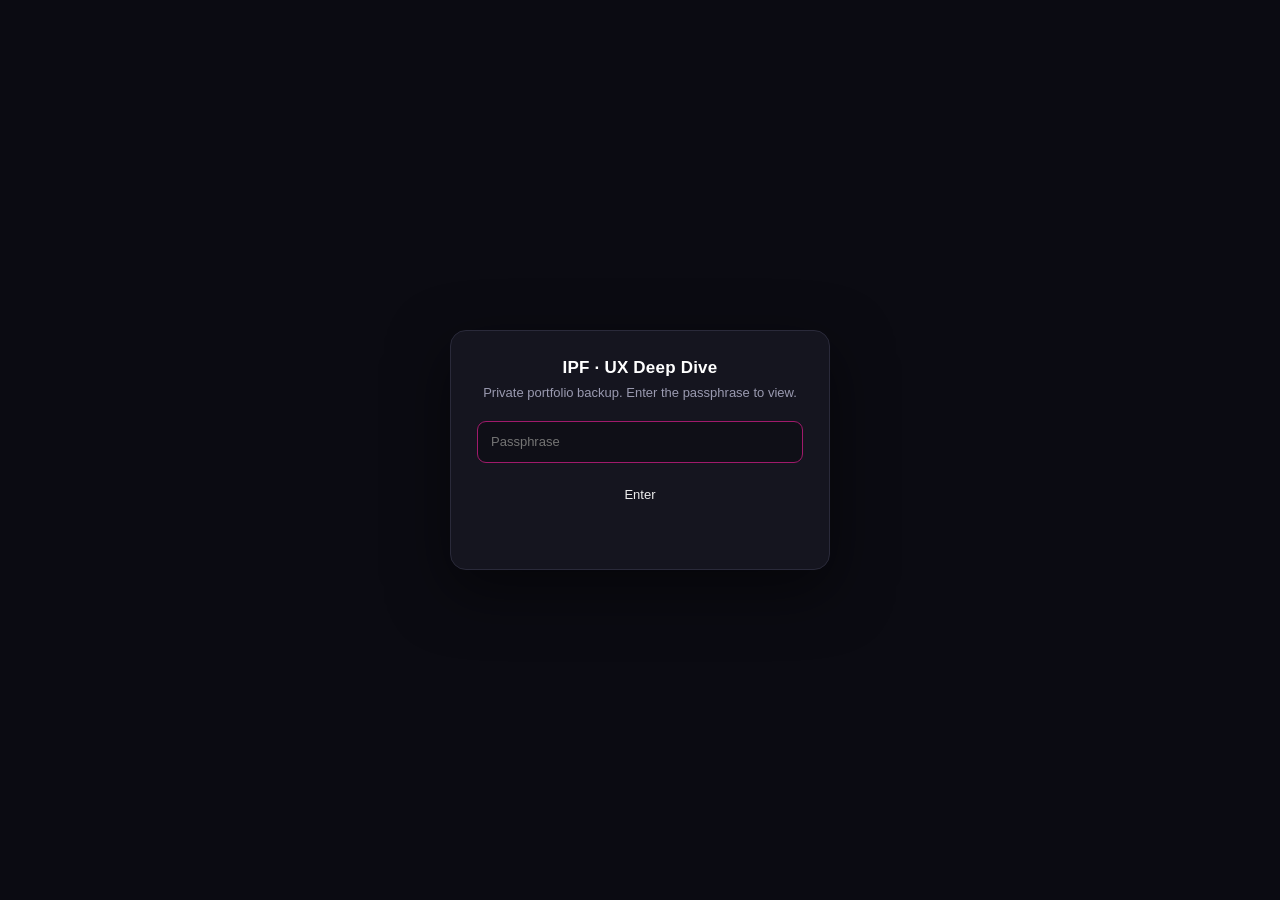
<file: index.html>
<!doctype html>
<html lang="en">
  <head>
    <meta charset="UTF-8" />
    <link rel="icon" type="image/svg+xml" href="/vite.svg" />
    <meta name="viewport" content="width=device-width, initial-scale=1.0" />
    <meta name="robots" content="noindex, nofollow" />
    <title>IPF · UX Deep Dive</title>
    <style id="ipf-gate-style">
      body.gate-locked #root { display: none !important; }
      #ipf-gate { position: fixed; inset: 0; z-index: 2147483647; display: flex; align-items: center; justify-content: center; background: #0b0b12; font-family: -apple-system, BlinkMacSystemFont, 'Segoe UI', Roboto, sans-serif; }
      #ipf-gate .card { width: min(92vw, 380px); background: #15151f; border: 1px solid #2a2a3a; border-radius: 16px; padding: 28px 26px; box-shadow: 0 20px 60px rgba(0,0,0,.5); color: #eee; text-align: center; }
      #ipf-gate h1 { font-size: 17px; margin: 0 0 6px; font-weight: 600; color: #fff; letter-spacing: .2px; }
      #ipf-gate p { font-size: 13px; color: #9a9ab0; margin: 0 0 18px; line-height: 1.5; }
      #ipf-gate input { width: 100%; box-sizing: border-box; padding: 11px 13px; border-radius: 9px; border: 1px solid #33334a; background: #0f0f17; color: #fff; font-size: 14px; outline: none; }
      #ipf-gate input:focus { border-color: #a01a6b; }
      #ipf-gate button { margin-top: 12px; width: 100%; padding: 11px; border: 0; border-radius: 9px; background: #a01a6b; color: #fff; font-size: 14px; font-weight: 600; cursor: pointer; }
      #ipf-gate .err { color: #ff6b8a; font-size: 12px; min-height: 16px; margin-top: 10px; }
    </style>
    <!--
      Passphrase gate (client-side, deterrence only).
      To change the passphrase: compute `printf '%s' 'NEW-PASS' | shasum -a 256`
      and replace the GATE_HASH value below with the new hex digest.
    -->
    <script>
      (function () {
        var GATE_HASH = 'a0f4cbdb8193cd70ab9df9779ba25c1f0b380b2dd41b23ee442f55aed953f904';
        if (sessionStorage.getItem('ipf-ok') === '1') return;
        async function sha(t) {
          var b = await crypto.subtle.digest('SHA-256', new TextEncoder().encode(t));
          return Array.from(new Uint8Array(b)).map(function (x) { return x.toString(16).padStart(2, '0'); }).join('');
        }
        function mount() {
          document.body.classList.add('gate-locked');
          var g = document.createElement('div');
          g.id = 'ipf-gate';
          g.innerHTML = '<div class="card"><h1>IPF · UX Deep Dive</h1><p>Private portfolio backup. Enter the passphrase to view.</p><input id="ipf-pw" type="password" autocomplete="off" placeholder="Passphrase" /><button id="ipf-go" type="button">Enter</button><div class="err" id="ipf-err"></div></div>';
          document.body.appendChild(g);
          var pw = g.querySelector('#ipf-pw'), err = g.querySelector('#ipf-err');
          pw.focus();
          async function go() {
            var h = await sha(pw.value);
            if (h === GATE_HASH) {
              sessionStorage.setItem('ipf-ok', '1');
              document.body.classList.remove('gate-locked');
              g.remove();
              if (!location.hash || location.hash === '#/') { location.hash = '#/program-review-jason'; }
            } else {
              err.textContent = 'Incorrect passphrase';
              pw.select();
            }
          }
          g.querySelector('#ipf-go').addEventListener('click', go);
          pw.addEventListener('keydown', function (e) { if (e.key === 'Enter') go(); });
        }
        if (document.body) { mount(); } else { document.addEventListener('DOMContentLoaded', mount); }
      })();
    </script>
    <script type="module" crossorigin src="./assets/index-BIUPY2Ns.js"></script>
    <link rel="stylesheet" crossorigin href="./assets/index-BZYt9_vR.css">
  </head>
  <body>
    <div id="root"></div>
  </body>
</html>
</file>
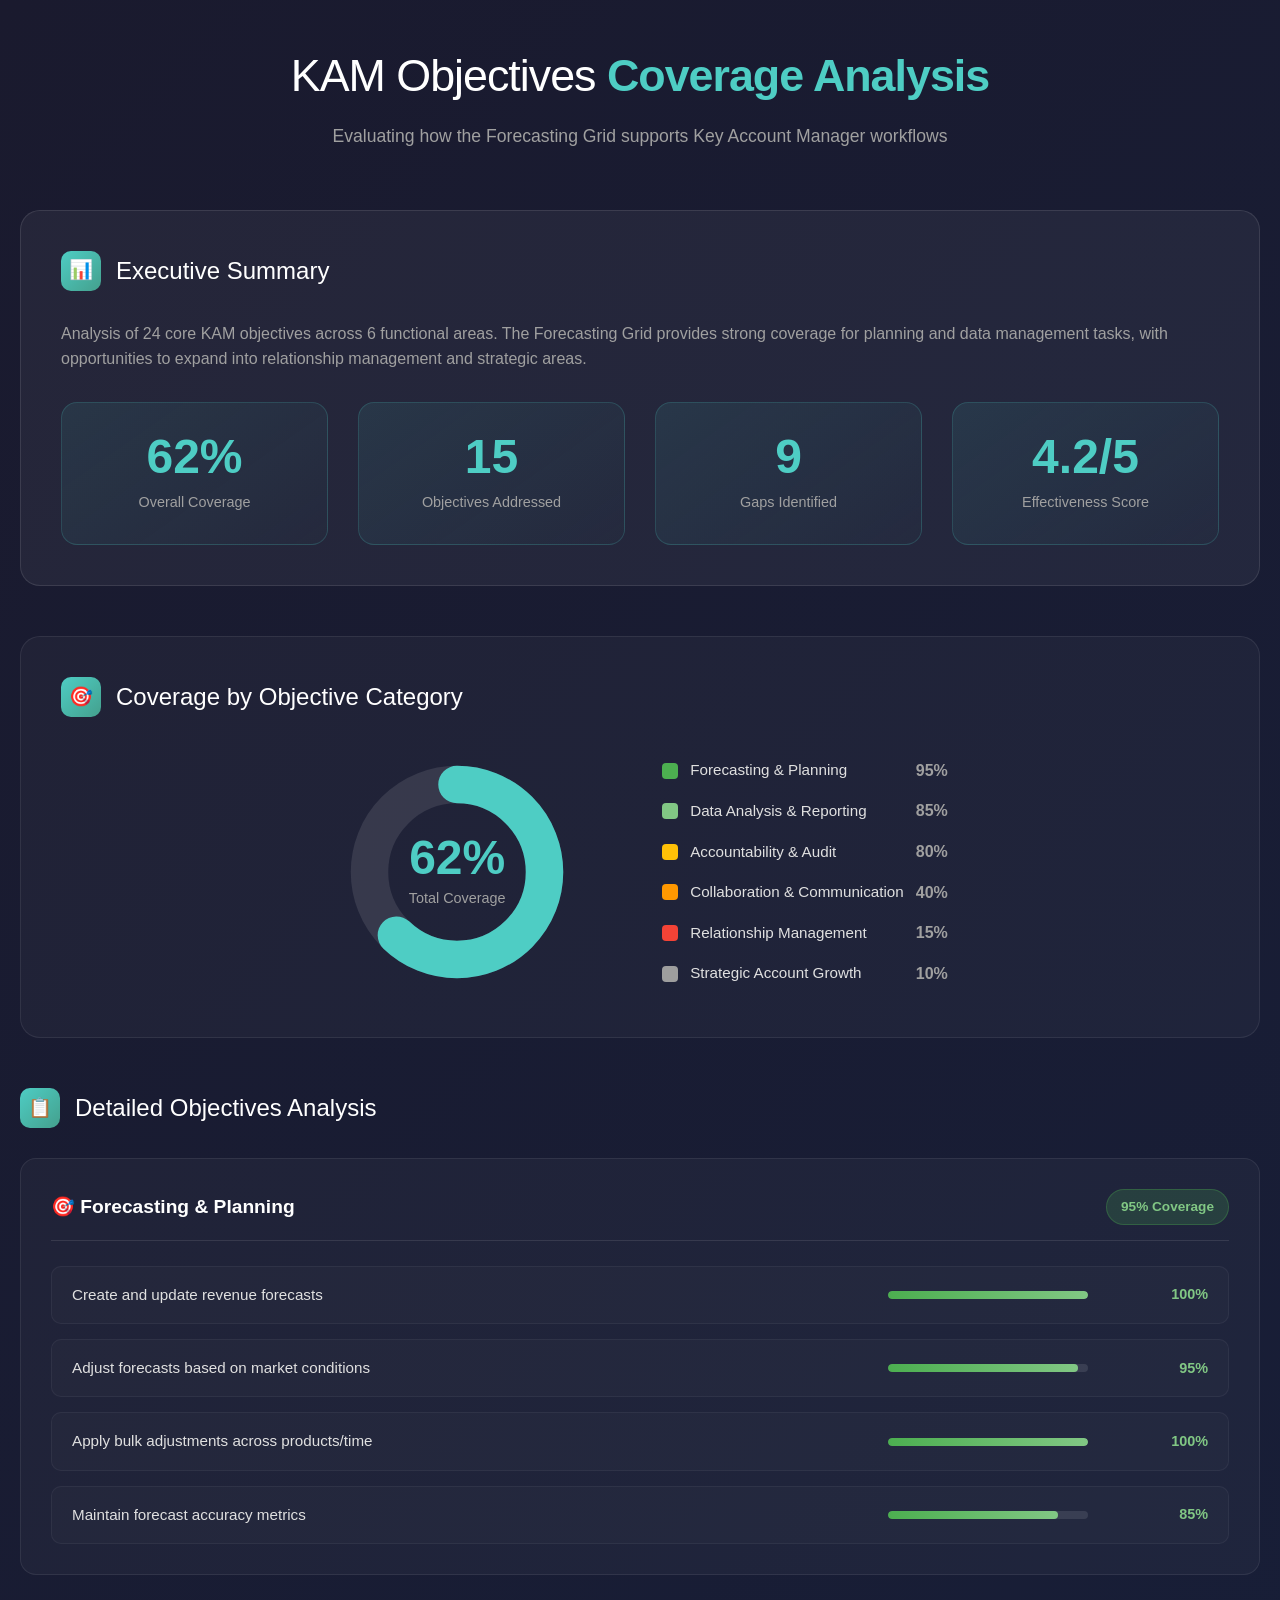
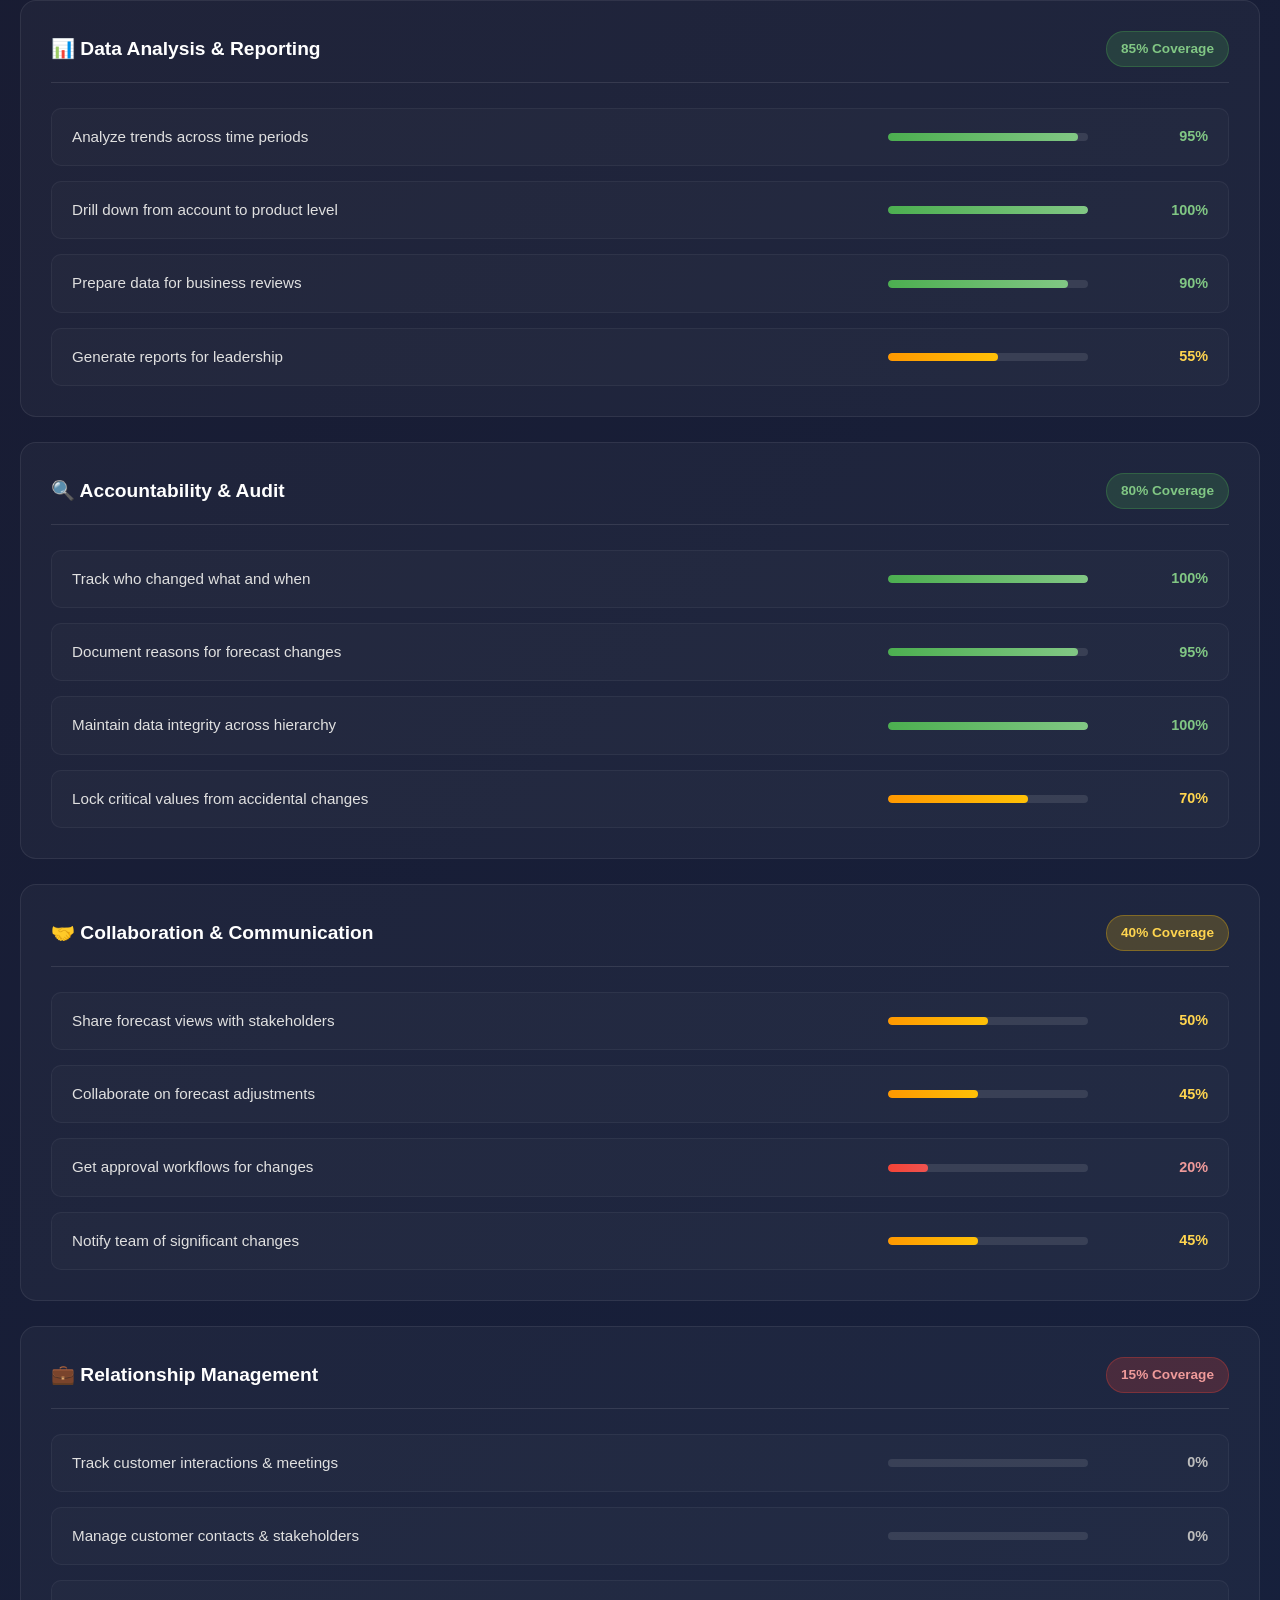
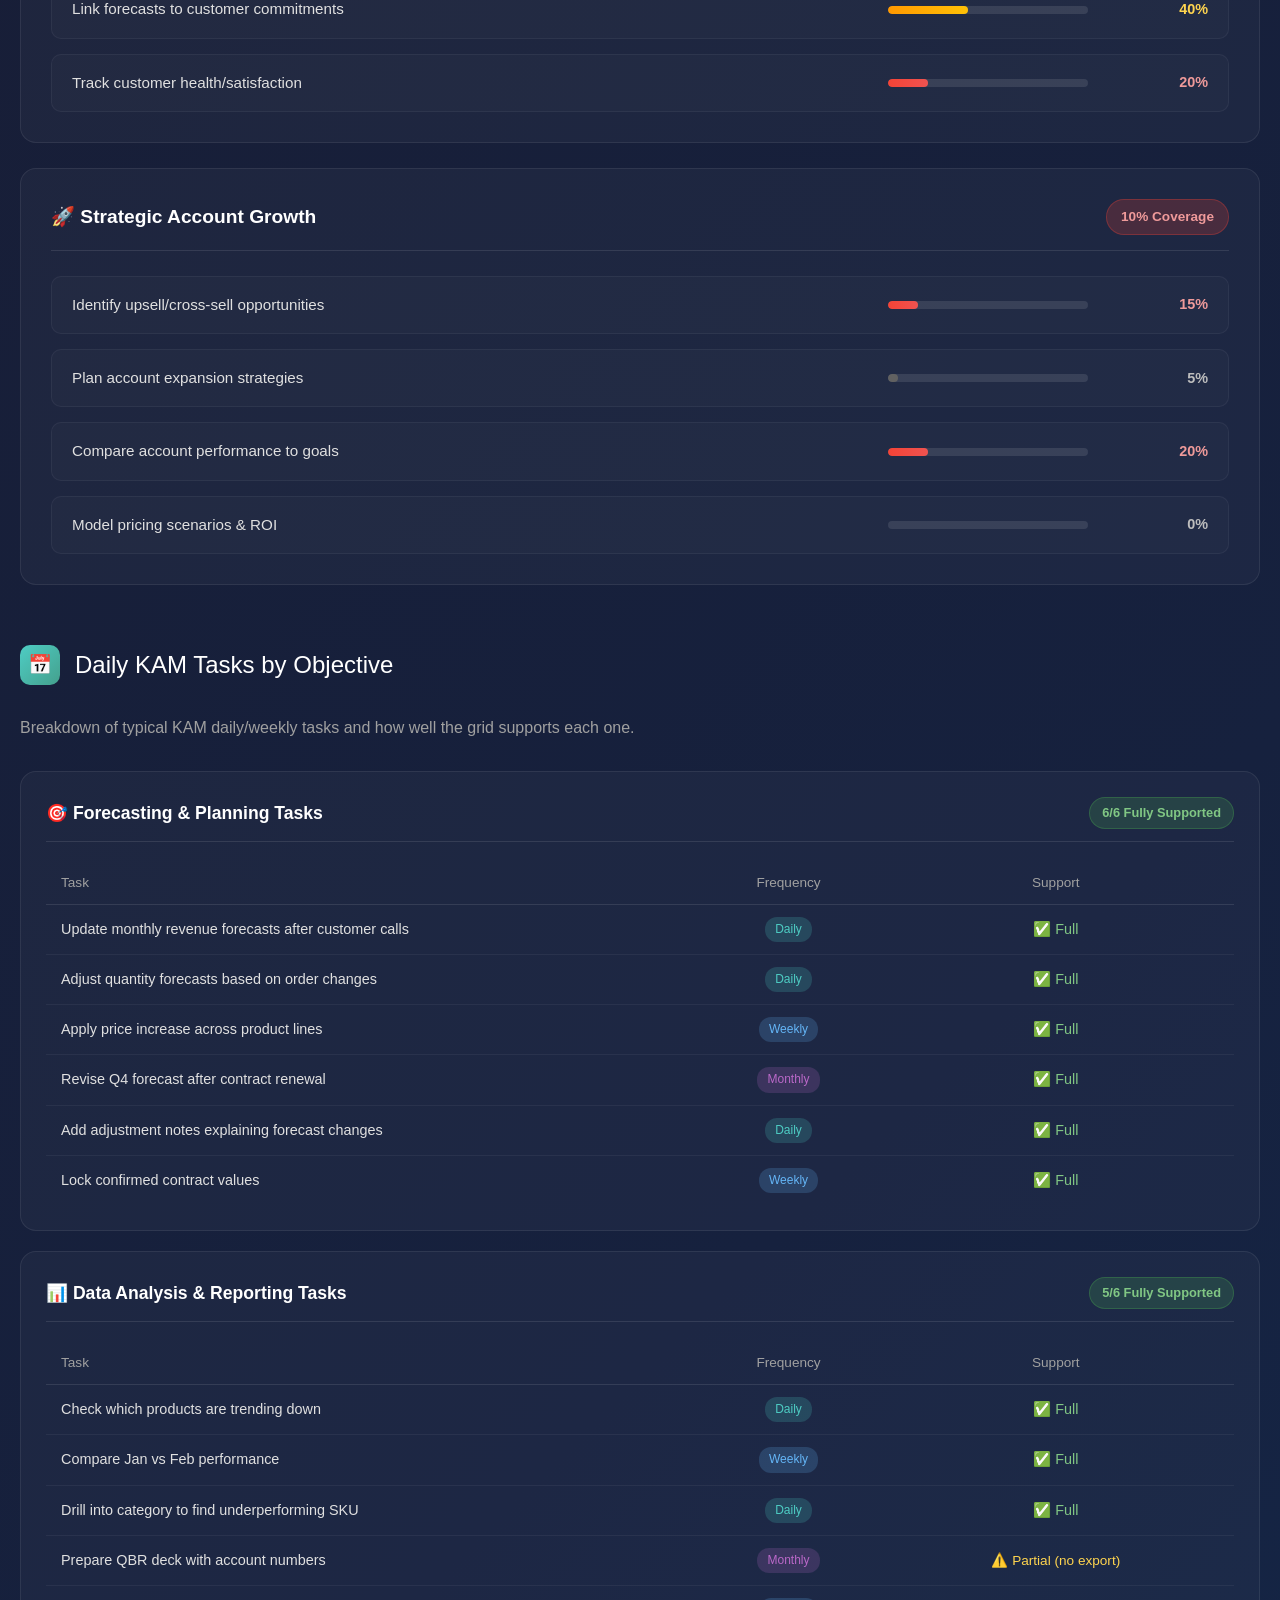
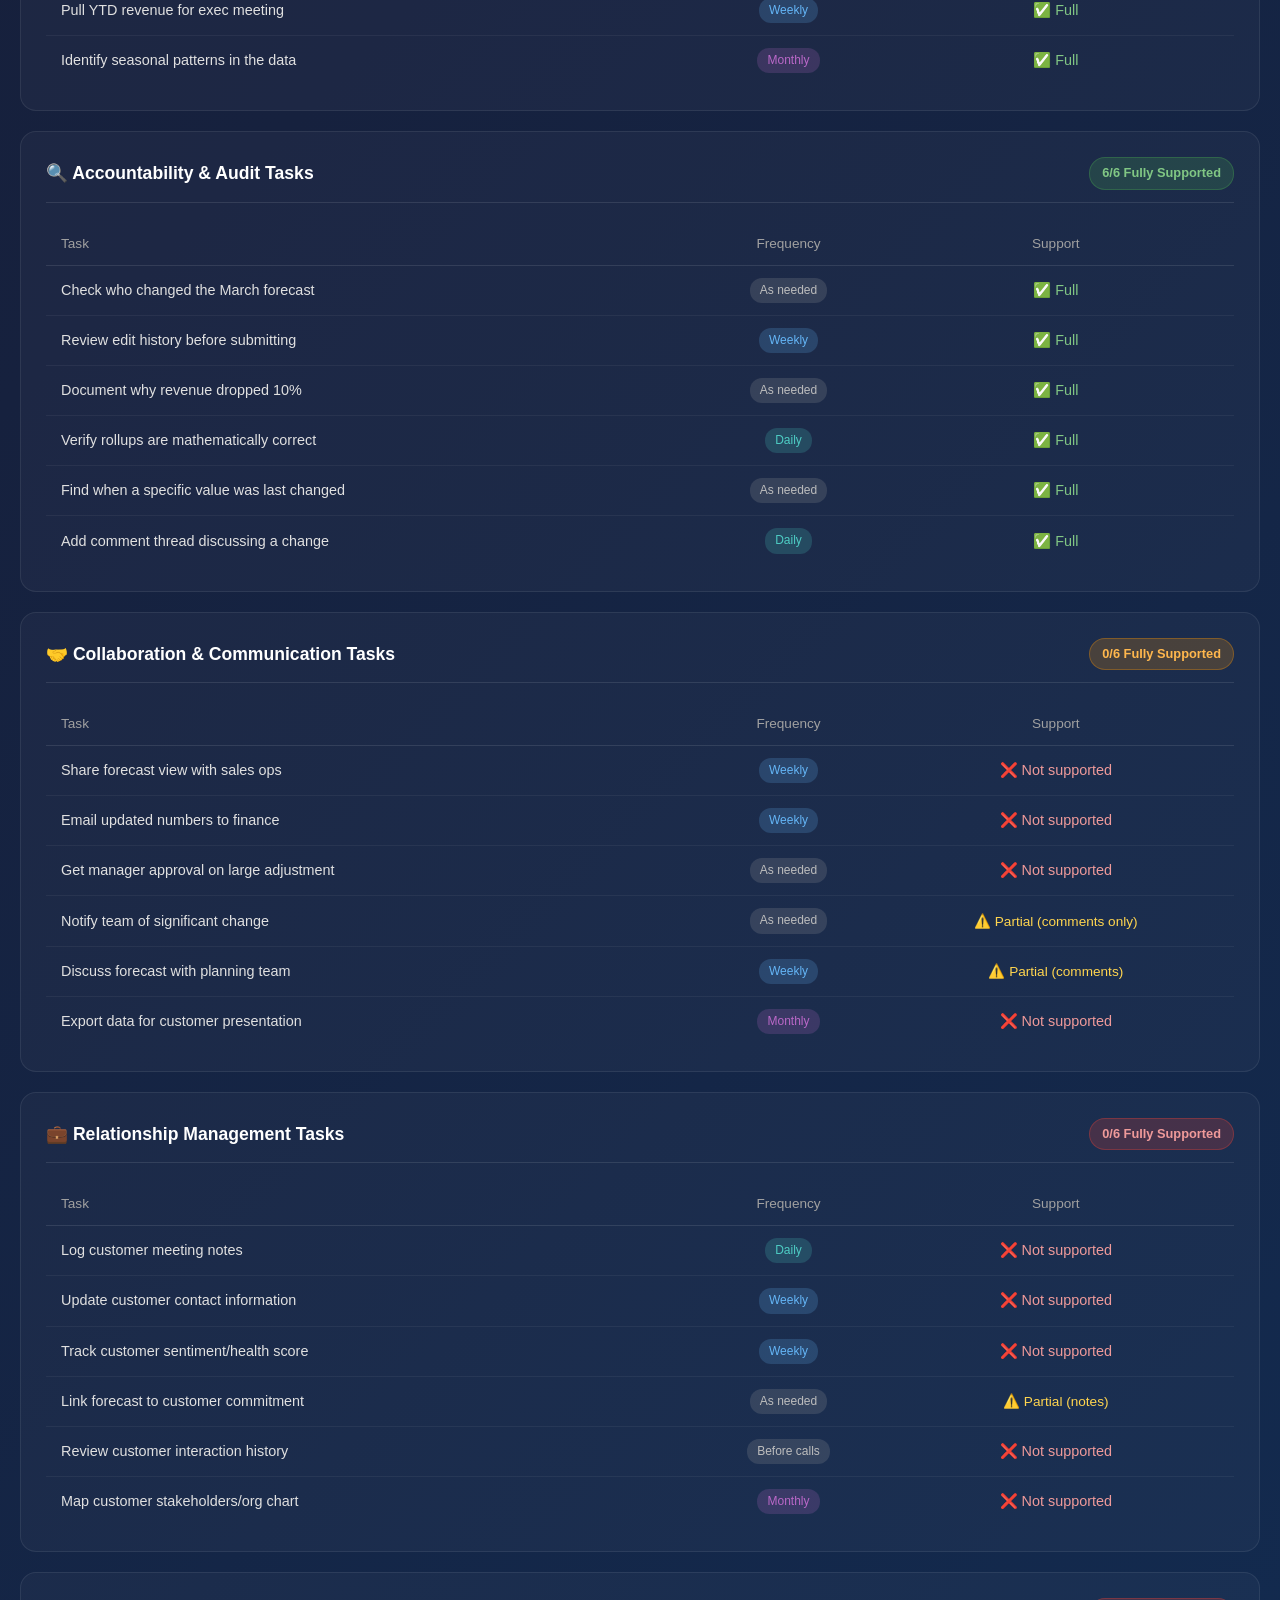
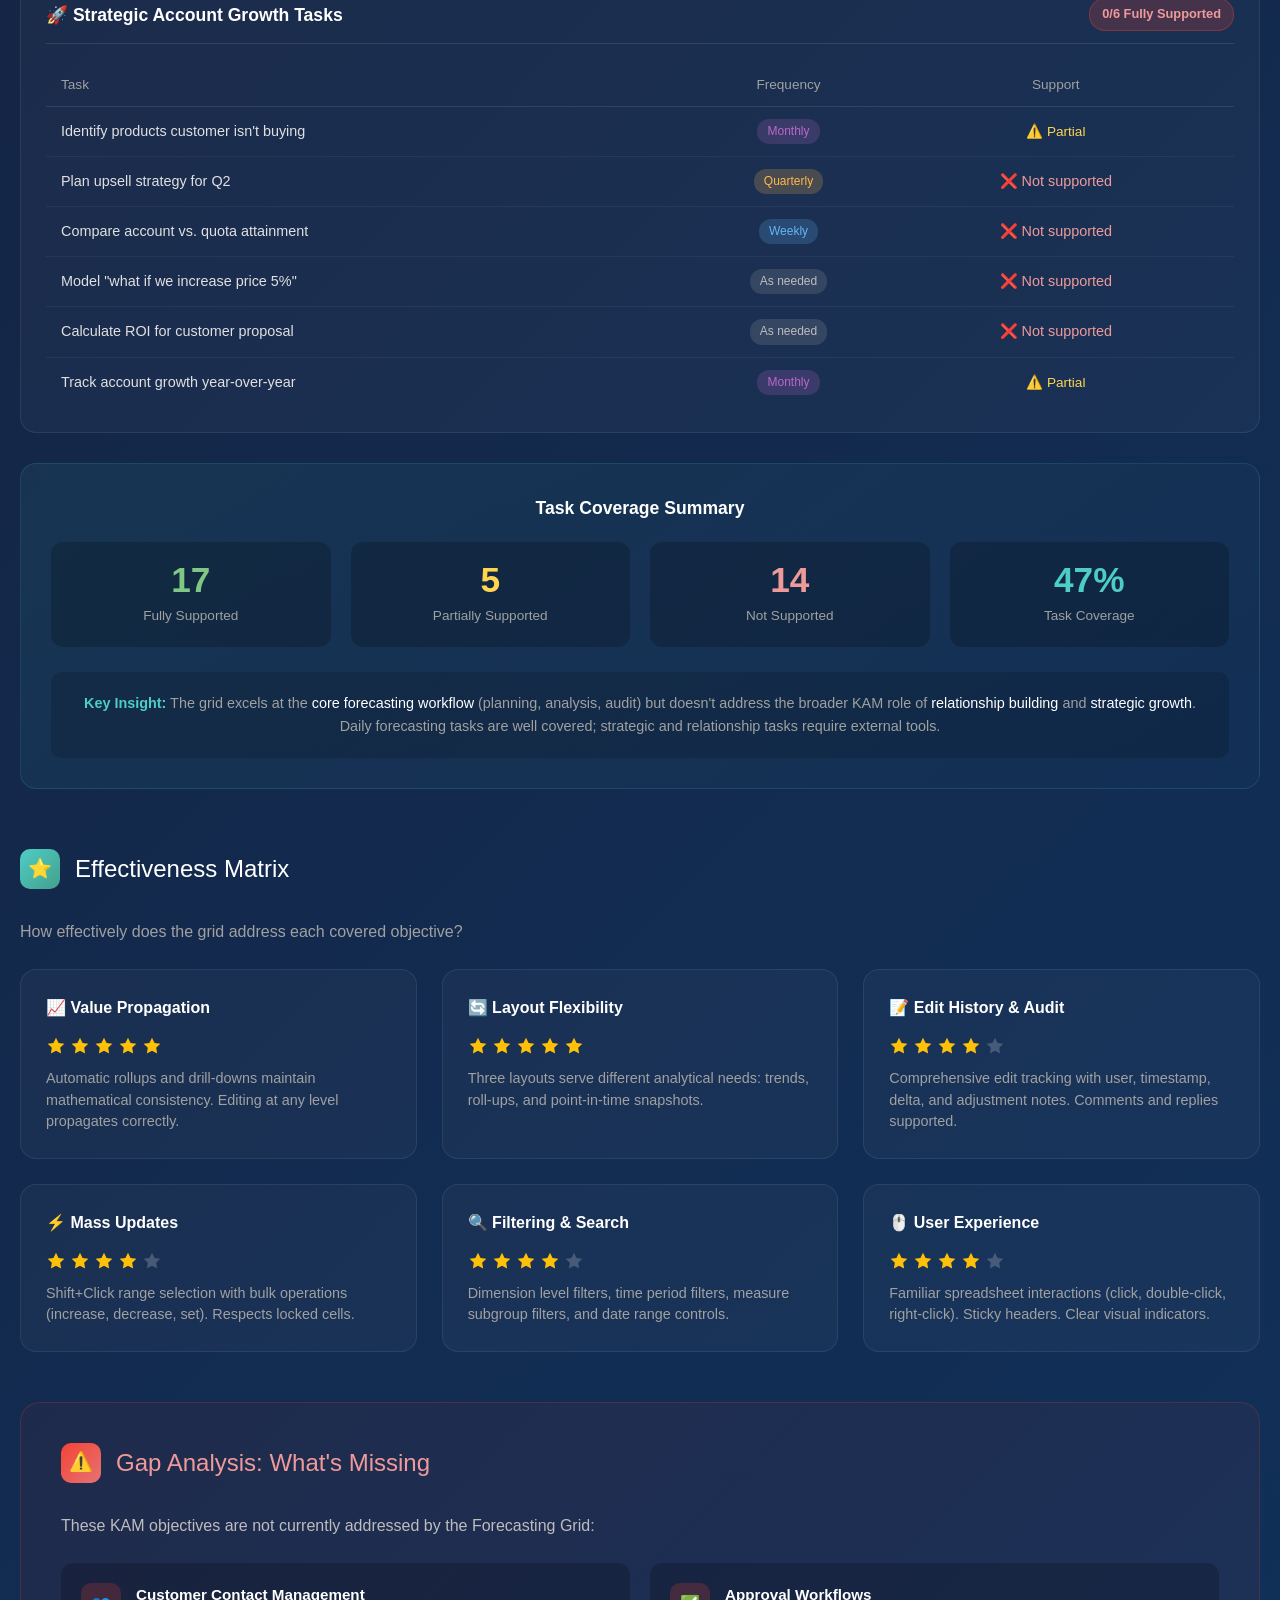
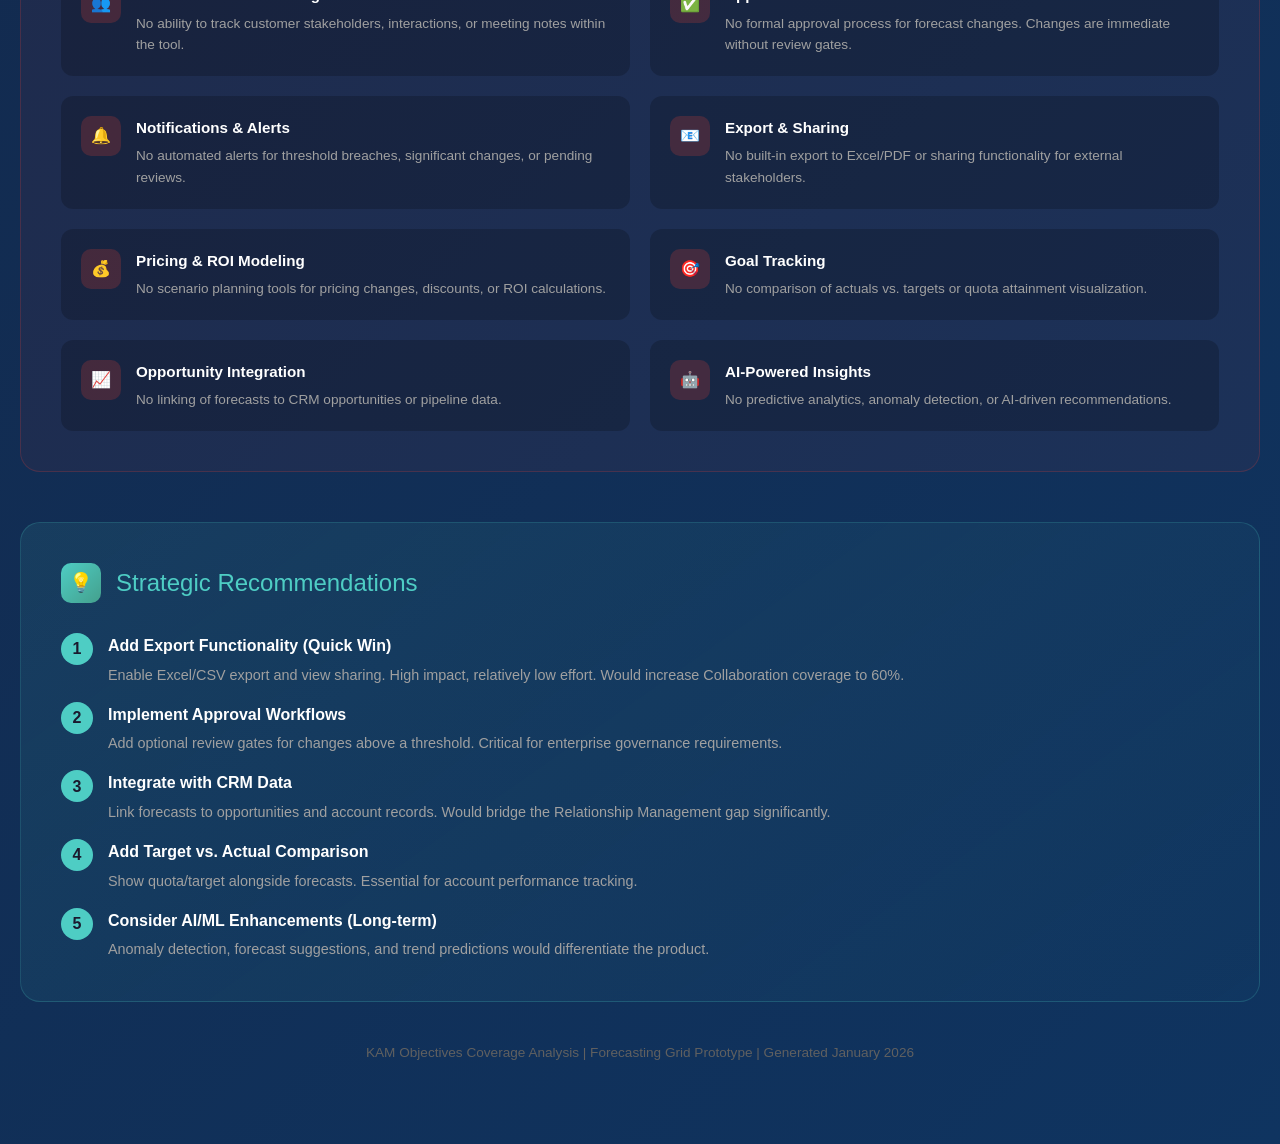
<file: kam-objectives-coverage-report.html>
<!DOCTYPE html>
<html lang="en">
<head>
  <meta charset="UTF-8">
  <meta name="viewport" content="width=device-width, initial-scale=1.0">
  <title>KAM Objectives Coverage Analysis | Forecasting Grid</title>
  <style>
    * {
      margin: 0;
      padding: 0;
      box-sizing: border-box;
    }
    
    body {
      font-family: 'Segoe UI', -apple-system, BlinkMacSystemFont, sans-serif;
      background: linear-gradient(135deg, #1a1a2e 0%, #16213e 50%, #0f3460 100%);
      min-height: 100vh;
      color: #e8e8e8;
      line-height: 1.6;
    }
    
    .container {
      max-width: 1400px;
      margin: 0 auto;
      padding: 40px 20px;
    }
    
    header {
      text-align: center;
      margin-bottom: 60px;
    }
    
    h1 {
      font-size: 2.8rem;
      font-weight: 300;
      color: #fff;
      margin-bottom: 10px;
      letter-spacing: -1px;
    }
    
    h1 span {
      color: #4ecdc4;
      font-weight: 600;
    }
    
    .subtitle {
      color: #a0a0a0;
      font-size: 1.1rem;
    }
    
    /* Executive Summary */
    .executive-summary {
      background: rgba(255,255,255,0.05);
      border-radius: 20px;
      padding: 40px;
      margin-bottom: 50px;
      border: 1px solid rgba(255,255,255,0.1);
    }
    
    .summary-grid {
      display: grid;
      grid-template-columns: repeat(4, 1fr);
      gap: 30px;
      margin-top: 30px;
    }
    
    .summary-card {
      text-align: center;
      padding: 30px 20px;
      background: linear-gradient(145deg, rgba(78,205,196,0.1), rgba(78,205,196,0.02));
      border-radius: 16px;
      border: 1px solid rgba(78,205,196,0.2);
    }
    
    .summary-card .number {
      font-size: 3rem;
      font-weight: 700;
      color: #4ecdc4;
      line-height: 1;
    }
    
    .summary-card .label {
      color: #a0a0a0;
      font-size: 0.9rem;
      margin-top: 10px;
    }
    
    /* Section Headers */
    .section-header {
      display: flex;
      align-items: center;
      gap: 15px;
      margin-bottom: 30px;
    }
    
    .section-header h2 {
      font-size: 1.5rem;
      font-weight: 500;
      color: #fff;
    }
    
    .section-header .icon {
      width: 40px;
      height: 40px;
      background: linear-gradient(135deg, #4ecdc4, #44a08d);
      border-radius: 10px;
      display: flex;
      align-items: center;
      justify-content: center;
      font-size: 1.2rem;
    }
    
    /* Objectives Grid */
    .objectives-section {
      margin-bottom: 60px;
    }
    
    .objective-category {
      background: rgba(255,255,255,0.03);
      border-radius: 16px;
      padding: 30px;
      margin-bottom: 25px;
      border: 1px solid rgba(255,255,255,0.08);
    }
    
    .category-header {
      display: flex;
      justify-content: space-between;
      align-items: center;
      margin-bottom: 25px;
      padding-bottom: 15px;
      border-bottom: 1px solid rgba(255,255,255,0.1);
    }
    
    .category-title {
      font-size: 1.2rem;
      font-weight: 600;
      color: #fff;
    }
    
    .category-coverage {
      display: flex;
      align-items: center;
      gap: 10px;
    }
    
    .coverage-badge {
      padding: 6px 14px;
      border-radius: 20px;
      font-size: 0.85rem;
      font-weight: 600;
    }
    
    .coverage-high {
      background: rgba(76, 175, 80, 0.2);
      color: #81c784;
      border: 1px solid rgba(76, 175, 80, 0.3);
    }
    
    .coverage-medium {
      background: rgba(255, 193, 7, 0.2);
      color: #ffd54f;
      border: 1px solid rgba(255, 193, 7, 0.3);
    }
    
    .coverage-low {
      background: rgba(244, 67, 54, 0.2);
      color: #ef9a9a;
      border: 1px solid rgba(244, 67, 54, 0.3);
    }
    
    .coverage-none {
      background: rgba(158, 158, 158, 0.2);
      color: #bdbdbd;
      border: 1px solid rgba(158, 158, 158, 0.3);
    }
    
    /* Objectives List */
    .objectives-list {
      display: grid;
      gap: 15px;
    }
    
    .objective-item {
      display: grid;
      grid-template-columns: 1fr 200px 120px;
      align-items: center;
      padding: 16px 20px;
      background: rgba(255,255,255,0.02);
      border-radius: 10px;
      border: 1px solid rgba(255,255,255,0.05);
    }
    
    .objective-name {
      font-size: 0.95rem;
      color: #e0e0e0;
    }
    
    .objective-bar {
      height: 8px;
      background: rgba(255,255,255,0.1);
      border-radius: 4px;
      overflow: hidden;
    }
    
    .objective-bar-fill {
      height: 100%;
      border-radius: 4px;
      transition: width 0.5s ease;
    }
    
    .fill-high { background: linear-gradient(90deg, #4caf50, #81c784); }
    .fill-medium { background: linear-gradient(90deg, #ff9800, #ffc107); }
    .fill-low { background: linear-gradient(90deg, #f44336, #ef5350); }
    .fill-none { background: #616161; }
    
    .objective-percent {
      text-align: right;
      font-weight: 600;
      font-size: 0.9rem;
    }
    
    /* Coverage Chart */
    .chart-section {
      background: rgba(255,255,255,0.03);
      border-radius: 20px;
      padding: 40px;
      margin-bottom: 50px;
      border: 1px solid rgba(255,255,255,0.08);
    }
    
    .donut-chart-container {
      display: flex;
      justify-content: center;
      align-items: center;
      gap: 80px;
      flex-wrap: wrap;
    }
    
    .donut-chart {
      position: relative;
      width: 250px;
      height: 250px;
    }
    
    .donut-chart svg {
      width: 100%;
      height: 100%;
      transform: rotate(-90deg);
    }
    
    .donut-chart circle {
      fill: none;
      stroke-width: 30;
    }
    
    .donut-bg {
      stroke: rgba(255,255,255,0.1);
    }
    
    .donut-fill {
      stroke: #4ecdc4;
      stroke-linecap: round;
      transition: stroke-dasharray 1s ease;
    }
    
    .donut-center {
      position: absolute;
      top: 50%;
      left: 50%;
      transform: translate(-50%, -50%);
      text-align: center;
    }
    
    .donut-value {
      font-size: 3rem;
      font-weight: 700;
      color: #4ecdc4;
      line-height: 1;
    }
    
    .donut-label {
      color: #a0a0a0;
      font-size: 0.9rem;
      margin-top: 5px;
    }
    
    .chart-legend {
      display: flex;
      flex-direction: column;
      gap: 15px;
    }
    
    .legend-item {
      display: flex;
      align-items: center;
      gap: 12px;
    }
    
    .legend-color {
      width: 16px;
      height: 16px;
      border-radius: 4px;
    }
    
    .legend-text {
      color: #e0e0e0;
      font-size: 0.95rem;
    }
    
    .legend-value {
      color: #a0a0a0;
      margin-left: auto;
      font-weight: 600;
    }
    
    /* Effectiveness Matrix */
    .matrix-section {
      margin-bottom: 50px;
    }
    
    .matrix-grid {
      display: grid;
      grid-template-columns: repeat(3, 1fr);
      gap: 25px;
    }
    
    .matrix-card {
      background: rgba(255,255,255,0.03);
      border-radius: 16px;
      padding: 25px;
      border: 1px solid rgba(255,255,255,0.08);
    }
    
    .matrix-card h4 {
      color: #fff;
      font-size: 1rem;
      margin-bottom: 15px;
      display: flex;
      align-items: center;
      gap: 10px;
    }
    
    .matrix-card .rating {
      display: flex;
      gap: 4px;
      margin-bottom: 12px;
    }
    
    .matrix-card .star {
      width: 20px;
      height: 20px;
      color: #ffc107;
    }
    
    .matrix-card .star.empty {
      color: rgba(255,255,255,0.2);
    }
    
    .matrix-card p {
      color: #a0a0a0;
      font-size: 0.9rem;
      line-height: 1.5;
    }
    
    /* Gap Analysis */
    .gap-section {
      background: rgba(244, 67, 54, 0.05);
      border-radius: 20px;
      padding: 40px;
      margin-bottom: 50px;
      border: 1px solid rgba(244, 67, 54, 0.2);
    }
    
    .gap-section h2 {
      color: #ef9a9a;
    }
    
    .gap-list {
      display: grid;
      grid-template-columns: repeat(2, 1fr);
      gap: 20px;
      margin-top: 25px;
    }
    
    .gap-item {
      display: flex;
      gap: 15px;
      padding: 20px;
      background: rgba(0,0,0,0.2);
      border-radius: 12px;
    }
    
    .gap-icon {
      width: 40px;
      height: 40px;
      background: rgba(244, 67, 54, 0.2);
      border-radius: 10px;
      display: flex;
      align-items: center;
      justify-content: center;
      color: #ef9a9a;
      flex-shrink: 0;
    }
    
    .gap-content h4 {
      color: #fff;
      font-size: 0.95rem;
      margin-bottom: 5px;
    }
    
    .gap-content p {
      color: #a0a0a0;
      font-size: 0.85rem;
    }
    
    /* Recommendations */
    .recommendations {
      background: linear-gradient(145deg, rgba(78,205,196,0.1), rgba(78,205,196,0.02));
      border-radius: 20px;
      padding: 40px;
      border: 1px solid rgba(78,205,196,0.2);
    }
    
    .recommendations h2 {
      color: #4ecdc4;
    }
    
    .rec-list {
      display: grid;
      gap: 15px;
      margin-top: 25px;
    }
    
    .rec-item {
      display: flex;
      gap: 15px;
      align-items: flex-start;
    }
    
    .rec-number {
      width: 32px;
      height: 32px;
      background: #4ecdc4;
      color: #1a1a2e;
      border-radius: 50%;
      display: flex;
      align-items: center;
      justify-content: center;
      font-weight: 700;
      flex-shrink: 0;
    }
    
    .rec-content h4 {
      color: #fff;
      font-size: 1rem;
      margin-bottom: 5px;
    }
    
    .rec-content p {
      color: #a0a0a0;
      font-size: 0.9rem;
    }
    
    /* Footer */
    footer {
      text-align: center;
      padding: 40px;
      color: #606060;
      font-size: 0.85rem;
    }
    
    /* Tasks Section */
    .tasks-section {
      margin-bottom: 60px;
    }
    
    .task-category {
      background: rgba(255,255,255,0.03);
      border-radius: 16px;
      padding: 25px;
      margin-bottom: 20px;
      border: 1px solid rgba(255,255,255,0.08);
    }
    
    .task-category-header {
      display: flex;
      justify-content: space-between;
      align-items: center;
      margin-bottom: 20px;
      padding-bottom: 12px;
      border-bottom: 1px solid rgba(255,255,255,0.1);
    }
    
    .task-category-title {
      font-size: 1.1rem;
      font-weight: 600;
      color: #fff;
    }
    
    .task-category-badge {
      padding: 5px 12px;
      border-radius: 16px;
      font-size: 0.8rem;
      font-weight: 600;
    }
    
    .task-badge-high {
      background: rgba(76, 175, 80, 0.2);
      color: #81c784;
      border: 1px solid rgba(76, 175, 80, 0.3);
    }
    
    .task-badge-low {
      background: rgba(255, 152, 0, 0.2);
      color: #ffb74d;
      border: 1px solid rgba(255, 152, 0, 0.3);
    }
    
    .task-badge-none {
      background: rgba(244, 67, 54, 0.2);
      color: #ef9a9a;
      border: 1px solid rgba(244, 67, 54, 0.3);
    }
    
    .task-table {
      width: 100%;
      border-collapse: collapse;
    }
    
    .task-table thead th {
      text-align: left;
      padding: 10px 15px;
      color: #a0a0a0;
      font-weight: 500;
      font-size: 0.85rem;
      border-bottom: 1px solid rgba(255,255,255,0.1);
    }
    
    .task-table thead th:nth-child(1) { width: 55%; }
    .task-table thead th:nth-child(2) { width: 15%; text-align: center; }
    .task-table thead th:nth-child(3) { width: 30%; text-align: center; }
    
    .task-table tbody tr {
      border-bottom: 1px solid rgba(255,255,255,0.05);
    }
    
    .task-table tbody tr:last-child {
      border-bottom: none;
    }
    
    .task-table tbody td {
      padding: 12px 15px;
      color: #e0e0e0;
      font-size: 0.9rem;
    }
    
    .task-table tbody td:nth-child(2),
    .task-table tbody td:nth-child(3) {
      text-align: center;
    }
    
    .freq-tag {
      display: inline-block;
      padding: 3px 10px;
      border-radius: 12px;
      font-size: 0.75rem;
      font-weight: 500;
    }
    
    .freq-daily {
      background: rgba(78, 205, 196, 0.2);
      color: #4ecdc4;
    }
    
    .freq-weekly {
      background: rgba(100, 181, 246, 0.2);
      color: #64b5f6;
    }
    
    .freq-monthly {
      background: rgba(186, 104, 200, 0.2);
      color: #ba68c8;
    }
    
    .freq-quarterly {
      background: rgba(255, 183, 77, 0.2);
      color: #ffb74d;
    }
    
    .freq-adhoc {
      background: rgba(158, 158, 158, 0.2);
      color: #bdbdbd;
    }
    
    .support-full {
      color: #81c784;
      font-weight: 500;
    }
    
    .support-partial {
      color: #ffd54f;
      font-weight: 500;
      font-size: 0.85rem;
    }
    
    .support-none {
      color: #ef9a9a;
      font-weight: 500;
    }
    
    /* Task Summary */
    .task-summary {
      background: linear-gradient(145deg, rgba(78,205,196,0.08), rgba(78,205,196,0.02));
      border-radius: 16px;
      padding: 30px;
      margin-top: 30px;
      border: 1px solid rgba(78,205,196,0.15);
    }
    
    .task-summary h3 {
      color: #fff;
      font-size: 1.1rem;
      margin-bottom: 20px;
      text-align: center;
    }
    
    .task-summary-grid {
      display: grid;
      grid-template-columns: repeat(4, 1fr);
      gap: 20px;
      margin-bottom: 25px;
    }
    
    .task-summary-item {
      text-align: center;
      padding: 20px 15px;
      background: rgba(0,0,0,0.2);
      border-radius: 12px;
    }
    
    .task-summary-number {
      font-size: 2.2rem;
      font-weight: 700;
      line-height: 1;
      margin-bottom: 8px;
    }
    
    .task-summary-number.high { color: #81c784; }
    .task-summary-number.medium { color: #ffd54f; }
    .task-summary-number.low { color: #ef9a9a; }
    .task-summary-number.total { color: #4ecdc4; }
    
    .task-summary-label {
      color: #a0a0a0;
      font-size: 0.85rem;
    }
    
    .task-summary-insight {
      color: #a0a0a0;
      font-size: 0.9rem;
      text-align: center;
      line-height: 1.6;
      padding: 20px;
      background: rgba(0,0,0,0.15);
      border-radius: 10px;
    }
    
    .task-summary-insight strong {
      color: #4ecdc4;
    }
    
    .task-summary-insight em {
      color: #fff;
      font-style: normal;
    }
    
    @media (max-width: 1024px) {
      .summary-grid {
        grid-template-columns: repeat(2, 1fr);
      }
      .matrix-grid {
        grid-template-columns: 1fr;
      }
      .gap-list {
        grid-template-columns: 1fr;
      }
      .task-summary-grid {
        grid-template-columns: repeat(2, 1fr);
      }
    }
    
    @media (max-width: 768px) {
      .summary-grid {
        grid-template-columns: 1fr;
      }
      .objective-item {
        grid-template-columns: 1fr;
        gap: 10px;
      }
      .donut-chart-container {
        flex-direction: column;
      }
    }
  </style>
</head>
<body>
  <div class="container">
    <header>
      <h1>KAM Objectives <span>Coverage Analysis</span></h1>
      <p class="subtitle">Evaluating how the Forecasting Grid supports Key Account Manager workflows</p>
    </header>
    
    <!-- Executive Summary -->
    <section class="executive-summary">
      <div class="section-header">
        <div class="icon">📊</div>
        <h2>Executive Summary</h2>
      </div>
      <p style="color: #a0a0a0; margin-bottom: 20px;">
        Analysis of 24 core KAM objectives across 6 functional areas. The Forecasting Grid provides strong coverage 
        for planning and data management tasks, with opportunities to expand into relationship management and strategic areas.
      </p>
      <div class="summary-grid">
        <div class="summary-card">
          <div class="number">62%</div>
          <div class="label">Overall Coverage</div>
        </div>
        <div class="summary-card">
          <div class="number">15</div>
          <div class="label">Objectives Addressed</div>
        </div>
        <div class="summary-card">
          <div class="number">9</div>
          <div class="label">Gaps Identified</div>
        </div>
        <div class="summary-card">
          <div class="number">4.2/5</div>
          <div class="label">Effectiveness Score</div>
        </div>
      </div>
    </section>
    
    <!-- Coverage Chart -->
    <section class="chart-section">
      <div class="section-header">
        <div class="icon">🎯</div>
        <h2>Coverage by Objective Category</h2>
      </div>
      <div class="donut-chart-container">
        <div class="donut-chart">
          <svg viewBox="0 0 200 200">
            <circle class="donut-bg" cx="100" cy="100" r="70"></circle>
            <circle class="donut-fill" cx="100" cy="100" r="70" 
                    stroke-dasharray="273 440"></circle>
          </svg>
          <div class="donut-center">
            <div class="donut-value">62%</div>
            <div class="donut-label">Total Coverage</div>
          </div>
        </div>
        <div class="chart-legend">
          <div class="legend-item">
            <div class="legend-color" style="background: #4caf50;"></div>
            <span class="legend-text">Forecasting & Planning</span>
            <span class="legend-value">95%</span>
          </div>
          <div class="legend-item">
            <div class="legend-color" style="background: #81c784;"></div>
            <span class="legend-text">Data Analysis & Reporting</span>
            <span class="legend-value">85%</span>
          </div>
          <div class="legend-item">
            <div class="legend-color" style="background: #ffc107;"></div>
            <span class="legend-text">Accountability & Audit</span>
            <span class="legend-value">80%</span>
          </div>
          <div class="legend-item">
            <div class="legend-color" style="background: #ff9800;"></div>
            <span class="legend-text">Collaboration & Communication</span>
            <span class="legend-value">40%</span>
          </div>
          <div class="legend-item">
            <div class="legend-color" style="background: #f44336;"></div>
            <span class="legend-text">Relationship Management</span>
            <span class="legend-value">15%</span>
          </div>
          <div class="legend-item">
            <div class="legend-color" style="background: #9e9e9e;"></div>
            <span class="legend-text">Strategic Account Growth</span>
            <span class="legend-value">10%</span>
          </div>
        </div>
      </div>
    </section>
    
    <!-- Detailed Objectives -->
    <section class="objectives-section">
      <div class="section-header">
        <div class="icon">📋</div>
        <h2>Detailed Objectives Analysis</h2>
      </div>
      
      <!-- Forecasting & Planning -->
      <div class="objective-category">
        <div class="category-header">
          <span class="category-title">🎯 Forecasting & Planning</span>
          <div class="category-coverage">
            <span class="coverage-badge coverage-high">95% Coverage</span>
          </div>
        </div>
        <div class="objectives-list">
          <div class="objective-item">
            <span class="objective-name">Create and update revenue forecasts</span>
            <div class="objective-bar"><div class="objective-bar-fill fill-high" style="width: 100%"></div></div>
            <span class="objective-percent" style="color: #81c784;">100%</span>
          </div>
          <div class="objective-item">
            <span class="objective-name">Adjust forecasts based on market conditions</span>
            <div class="objective-bar"><div class="objective-bar-fill fill-high" style="width: 95%"></div></div>
            <span class="objective-percent" style="color: #81c784;">95%</span>
          </div>
          <div class="objective-item">
            <span class="objective-name">Apply bulk adjustments across products/time</span>
            <div class="objective-bar"><div class="objective-bar-fill fill-high" style="width: 100%"></div></div>
            <span class="objective-percent" style="color: #81c784;">100%</span>
          </div>
          <div class="objective-item">
            <span class="objective-name">Maintain forecast accuracy metrics</span>
            <div class="objective-bar"><div class="objective-bar-fill fill-high" style="width: 85%"></div></div>
            <span class="objective-percent" style="color: #81c784;">85%</span>
          </div>
        </div>
      </div>
      
      <!-- Data Analysis & Reporting -->
      <div class="objective-category">
        <div class="category-header">
          <span class="category-title">📊 Data Analysis & Reporting</span>
          <div class="category-coverage">
            <span class="coverage-badge coverage-high">85% Coverage</span>
          </div>
        </div>
        <div class="objectives-list">
          <div class="objective-item">
            <span class="objective-name">Analyze trends across time periods</span>
            <div class="objective-bar"><div class="objective-bar-fill fill-high" style="width: 95%"></div></div>
            <span class="objective-percent" style="color: #81c784;">95%</span>
          </div>
          <div class="objective-item">
            <span class="objective-name">Drill down from account to product level</span>
            <div class="objective-bar"><div class="objective-bar-fill fill-high" style="width: 100%"></div></div>
            <span class="objective-percent" style="color: #81c784;">100%</span>
          </div>
          <div class="objective-item">
            <span class="objective-name">Prepare data for business reviews</span>
            <div class="objective-bar"><div class="objective-bar-fill fill-high" style="width: 90%"></div></div>
            <span class="objective-percent" style="color: #81c784;">90%</span>
          </div>
          <div class="objective-item">
            <span class="objective-name">Generate reports for leadership</span>
            <div class="objective-bar"><div class="objective-bar-fill fill-medium" style="width: 55%"></div></div>
            <span class="objective-percent" style="color: #ffd54f;">55%</span>
          </div>
        </div>
      </div>
      
      <!-- Accountability & Audit -->
      <div class="objective-category">
        <div class="category-header">
          <span class="category-title">🔍 Accountability & Audit</span>
          <div class="category-coverage">
            <span class="coverage-badge coverage-high">80% Coverage</span>
          </div>
        </div>
        <div class="objectives-list">
          <div class="objective-item">
            <span class="objective-name">Track who changed what and when</span>
            <div class="objective-bar"><div class="objective-bar-fill fill-high" style="width: 100%"></div></div>
            <span class="objective-percent" style="color: #81c784;">100%</span>
          </div>
          <div class="objective-item">
            <span class="objective-name">Document reasons for forecast changes</span>
            <div class="objective-bar"><div class="objective-bar-fill fill-high" style="width: 95%"></div></div>
            <span class="objective-percent" style="color: #81c784;">95%</span>
          </div>
          <div class="objective-item">
            <span class="objective-name">Maintain data integrity across hierarchy</span>
            <div class="objective-bar"><div class="objective-bar-fill fill-high" style="width: 100%"></div></div>
            <span class="objective-percent" style="color: #81c784;">100%</span>
          </div>
          <div class="objective-item">
            <span class="objective-name">Lock critical values from accidental changes</span>
            <div class="objective-bar"><div class="objective-bar-fill fill-medium" style="width: 70%"></div></div>
            <span class="objective-percent" style="color: #ffd54f;">70%</span>
          </div>
        </div>
      </div>
      
      <!-- Collaboration & Communication -->
      <div class="objective-category">
        <div class="category-header">
          <span class="category-title">🤝 Collaboration & Communication</span>
          <div class="category-coverage">
            <span class="coverage-badge coverage-medium">40% Coverage</span>
          </div>
        </div>
        <div class="objectives-list">
          <div class="objective-item">
            <span class="objective-name">Share forecast views with stakeholders</span>
            <div class="objective-bar"><div class="objective-bar-fill fill-medium" style="width: 50%"></div></div>
            <span class="objective-percent" style="color: #ffd54f;">50%</span>
          </div>
          <div class="objective-item">
            <span class="objective-name">Collaborate on forecast adjustments</span>
            <div class="objective-bar"><div class="objective-bar-fill fill-medium" style="width: 45%"></div></div>
            <span class="objective-percent" style="color: #ffd54f;">45%</span>
          </div>
          <div class="objective-item">
            <span class="objective-name">Get approval workflows for changes</span>
            <div class="objective-bar"><div class="objective-bar-fill fill-low" style="width: 20%"></div></div>
            <span class="objective-percent" style="color: #ef9a9a;">20%</span>
          </div>
          <div class="objective-item">
            <span class="objective-name">Notify team of significant changes</span>
            <div class="objective-bar"><div class="objective-bar-fill fill-medium" style="width: 45%"></div></div>
            <span class="objective-percent" style="color: #ffd54f;">45%</span>
          </div>
        </div>
      </div>
      
      <!-- Relationship Management -->
      <div class="objective-category">
        <div class="category-header">
          <span class="category-title">💼 Relationship Management</span>
          <div class="category-coverage">
            <span class="coverage-badge coverage-low">15% Coverage</span>
          </div>
        </div>
        <div class="objectives-list">
          <div class="objective-item">
            <span class="objective-name">Track customer interactions & meetings</span>
            <div class="objective-bar"><div class="objective-bar-fill fill-none" style="width: 0%"></div></div>
            <span class="objective-percent" style="color: #bdbdbd;">0%</span>
          </div>
          <div class="objective-item">
            <span class="objective-name">Manage customer contacts & stakeholders</span>
            <div class="objective-bar"><div class="objective-bar-fill fill-none" style="width: 0%"></div></div>
            <span class="objective-percent" style="color: #bdbdbd;">0%</span>
          </div>
          <div class="objective-item">
            <span class="objective-name">Link forecasts to customer commitments</span>
            <div class="objective-bar"><div class="objective-bar-fill fill-medium" style="width: 40%"></div></div>
            <span class="objective-percent" style="color: #ffd54f;">40%</span>
          </div>
          <div class="objective-item">
            <span class="objective-name">Track customer health/satisfaction</span>
            <div class="objective-bar"><div class="objective-bar-fill fill-low" style="width: 20%"></div></div>
            <span class="objective-percent" style="color: #ef9a9a;">20%</span>
          </div>
        </div>
      </div>
      
      <!-- Strategic Account Growth -->
      <div class="objective-category">
        <div class="category-header">
          <span class="category-title">🚀 Strategic Account Growth</span>
          <div class="category-coverage">
            <span class="coverage-badge coverage-low">10% Coverage</span>
          </div>
        </div>
        <div class="objectives-list">
          <div class="objective-item">
            <span class="objective-name">Identify upsell/cross-sell opportunities</span>
            <div class="objective-bar"><div class="objective-bar-fill fill-low" style="width: 15%"></div></div>
            <span class="objective-percent" style="color: #ef9a9a;">15%</span>
          </div>
          <div class="objective-item">
            <span class="objective-name">Plan account expansion strategies</span>
            <div class="objective-bar"><div class="objective-bar-fill fill-none" style="width: 5%"></div></div>
            <span class="objective-percent" style="color: #bdbdbd;">5%</span>
          </div>
          <div class="objective-item">
            <span class="objective-name">Compare account performance to goals</span>
            <div class="objective-bar"><div class="objective-bar-fill fill-low" style="width: 20%"></div></div>
            <span class="objective-percent" style="color: #ef9a9a;">20%</span>
          </div>
          <div class="objective-item">
            <span class="objective-name">Model pricing scenarios & ROI</span>
            <div class="objective-bar"><div class="objective-bar-fill fill-none" style="width: 0%"></div></div>
            <span class="objective-percent" style="color: #bdbdbd;">0%</span>
          </div>
        </div>
      </div>
    </section>
    
    <!-- Daily Tasks by Objective -->
    <section class="tasks-section">
      <div class="section-header">
        <div class="icon">📅</div>
        <h2>Daily KAM Tasks by Objective</h2>
      </div>
      <p style="color: #a0a0a0; margin-bottom: 30px;">
        Breakdown of typical KAM daily/weekly tasks and how well the grid supports each one.
      </p>
      
      <!-- Forecasting & Planning Tasks -->
      <div class="task-category">
        <div class="task-category-header">
          <span class="task-category-title">🎯 Forecasting & Planning Tasks</span>
          <span class="task-category-badge task-badge-high">6/6 Fully Supported</span>
        </div>
        <table class="task-table">
          <thead>
            <tr>
              <th>Task</th>
              <th>Frequency</th>
              <th>Support</th>
            </tr>
          </thead>
          <tbody>
            <tr>
              <td>Update monthly revenue forecasts after customer calls</td>
              <td><span class="freq-tag freq-daily">Daily</span></td>
              <td><span class="support-full">✅ Full</span></td>
            </tr>
            <tr>
              <td>Adjust quantity forecasts based on order changes</td>
              <td><span class="freq-tag freq-daily">Daily</span></td>
              <td><span class="support-full">✅ Full</span></td>
            </tr>
            <tr>
              <td>Apply price increase across product lines</td>
              <td><span class="freq-tag freq-weekly">Weekly</span></td>
              <td><span class="support-full">✅ Full</span></td>
            </tr>
            <tr>
              <td>Revise Q4 forecast after contract renewal</td>
              <td><span class="freq-tag freq-monthly">Monthly</span></td>
              <td><span class="support-full">✅ Full</span></td>
            </tr>
            <tr>
              <td>Add adjustment notes explaining forecast changes</td>
              <td><span class="freq-tag freq-daily">Daily</span></td>
              <td><span class="support-full">✅ Full</span></td>
            </tr>
            <tr>
              <td>Lock confirmed contract values</td>
              <td><span class="freq-tag freq-weekly">Weekly</span></td>
              <td><span class="support-full">✅ Full</span></td>
            </tr>
          </tbody>
        </table>
      </div>
      
      <!-- Data Analysis & Reporting Tasks -->
      <div class="task-category">
        <div class="task-category-header">
          <span class="task-category-title">📊 Data Analysis & Reporting Tasks</span>
          <span class="task-category-badge task-badge-high">5/6 Fully Supported</span>
        </div>
        <table class="task-table">
          <thead>
            <tr>
              <th>Task</th>
              <th>Frequency</th>
              <th>Support</th>
            </tr>
          </thead>
          <tbody>
            <tr>
              <td>Check which products are trending down</td>
              <td><span class="freq-tag freq-daily">Daily</span></td>
              <td><span class="support-full">✅ Full</span></td>
            </tr>
            <tr>
              <td>Compare Jan vs Feb performance</td>
              <td><span class="freq-tag freq-weekly">Weekly</span></td>
              <td><span class="support-full">✅ Full</span></td>
            </tr>
            <tr>
              <td>Drill into category to find underperforming SKU</td>
              <td><span class="freq-tag freq-daily">Daily</span></td>
              <td><span class="support-full">✅ Full</span></td>
            </tr>
            <tr>
              <td>Prepare QBR deck with account numbers</td>
              <td><span class="freq-tag freq-monthly">Monthly</span></td>
              <td><span class="support-partial">⚠️ Partial (no export)</span></td>
            </tr>
            <tr>
              <td>Pull YTD revenue for exec meeting</td>
              <td><span class="freq-tag freq-weekly">Weekly</span></td>
              <td><span class="support-full">✅ Full</span></td>
            </tr>
            <tr>
              <td>Identify seasonal patterns in the data</td>
              <td><span class="freq-tag freq-monthly">Monthly</span></td>
              <td><span class="support-full">✅ Full</span></td>
            </tr>
          </tbody>
        </table>
      </div>
      
      <!-- Accountability & Audit Tasks -->
      <div class="task-category">
        <div class="task-category-header">
          <span class="task-category-title">🔍 Accountability & Audit Tasks</span>
          <span class="task-category-badge task-badge-high">6/6 Fully Supported</span>
        </div>
        <table class="task-table">
          <thead>
            <tr>
              <th>Task</th>
              <th>Frequency</th>
              <th>Support</th>
            </tr>
          </thead>
          <tbody>
            <tr>
              <td>Check who changed the March forecast</td>
              <td><span class="freq-tag freq-adhoc">As needed</span></td>
              <td><span class="support-full">✅ Full</span></td>
            </tr>
            <tr>
              <td>Review edit history before submitting</td>
              <td><span class="freq-tag freq-weekly">Weekly</span></td>
              <td><span class="support-full">✅ Full</span></td>
            </tr>
            <tr>
              <td>Document why revenue dropped 10%</td>
              <td><span class="freq-tag freq-adhoc">As needed</span></td>
              <td><span class="support-full">✅ Full</span></td>
            </tr>
            <tr>
              <td>Verify rollups are mathematically correct</td>
              <td><span class="freq-tag freq-daily">Daily</span></td>
              <td><span class="support-full">✅ Full</span></td>
            </tr>
            <tr>
              <td>Find when a specific value was last changed</td>
              <td><span class="freq-tag freq-adhoc">As needed</span></td>
              <td><span class="support-full">✅ Full</span></td>
            </tr>
            <tr>
              <td>Add comment thread discussing a change</td>
              <td><span class="freq-tag freq-daily">Daily</span></td>
              <td><span class="support-full">✅ Full</span></td>
            </tr>
          </tbody>
        </table>
      </div>
      
      <!-- Collaboration & Communication Tasks -->
      <div class="task-category">
        <div class="task-category-header">
          <span class="task-category-title">🤝 Collaboration & Communication Tasks</span>
          <span class="task-category-badge task-badge-low">0/6 Fully Supported</span>
        </div>
        <table class="task-table">
          <thead>
            <tr>
              <th>Task</th>
              <th>Frequency</th>
              <th>Support</th>
            </tr>
          </thead>
          <tbody>
            <tr>
              <td>Share forecast view with sales ops</td>
              <td><span class="freq-tag freq-weekly">Weekly</span></td>
              <td><span class="support-none">❌ Not supported</span></td>
            </tr>
            <tr>
              <td>Email updated numbers to finance</td>
              <td><span class="freq-tag freq-weekly">Weekly</span></td>
              <td><span class="support-none">❌ Not supported</span></td>
            </tr>
            <tr>
              <td>Get manager approval on large adjustment</td>
              <td><span class="freq-tag freq-adhoc">As needed</span></td>
              <td><span class="support-none">❌ Not supported</span></td>
            </tr>
            <tr>
              <td>Notify team of significant change</td>
              <td><span class="freq-tag freq-adhoc">As needed</span></td>
              <td><span class="support-partial">⚠️ Partial (comments only)</span></td>
            </tr>
            <tr>
              <td>Discuss forecast with planning team</td>
              <td><span class="freq-tag freq-weekly">Weekly</span></td>
              <td><span class="support-partial">⚠️ Partial (comments)</span></td>
            </tr>
            <tr>
              <td>Export data for customer presentation</td>
              <td><span class="freq-tag freq-monthly">Monthly</span></td>
              <td><span class="support-none">❌ Not supported</span></td>
            </tr>
          </tbody>
        </table>
      </div>
      
      <!-- Relationship Management Tasks -->
      <div class="task-category">
        <div class="task-category-header">
          <span class="task-category-title">💼 Relationship Management Tasks</span>
          <span class="task-category-badge task-badge-none">0/6 Fully Supported</span>
        </div>
        <table class="task-table">
          <thead>
            <tr>
              <th>Task</th>
              <th>Frequency</th>
              <th>Support</th>
            </tr>
          </thead>
          <tbody>
            <tr>
              <td>Log customer meeting notes</td>
              <td><span class="freq-tag freq-daily">Daily</span></td>
              <td><span class="support-none">❌ Not supported</span></td>
            </tr>
            <tr>
              <td>Update customer contact information</td>
              <td><span class="freq-tag freq-weekly">Weekly</span></td>
              <td><span class="support-none">❌ Not supported</span></td>
            </tr>
            <tr>
              <td>Track customer sentiment/health score</td>
              <td><span class="freq-tag freq-weekly">Weekly</span></td>
              <td><span class="support-none">❌ Not supported</span></td>
            </tr>
            <tr>
              <td>Link forecast to customer commitment</td>
              <td><span class="freq-tag freq-adhoc">As needed</span></td>
              <td><span class="support-partial">⚠️ Partial (notes)</span></td>
            </tr>
            <tr>
              <td>Review customer interaction history</td>
              <td><span class="freq-tag freq-adhoc">Before calls</span></td>
              <td><span class="support-none">❌ Not supported</span></td>
            </tr>
            <tr>
              <td>Map customer stakeholders/org chart</td>
              <td><span class="freq-tag freq-monthly">Monthly</span></td>
              <td><span class="support-none">❌ Not supported</span></td>
            </tr>
          </tbody>
        </table>
      </div>
      
      <!-- Strategic Account Growth Tasks -->
      <div class="task-category">
        <div class="task-category-header">
          <span class="task-category-title">🚀 Strategic Account Growth Tasks</span>
          <span class="task-category-badge task-badge-none">0/6 Fully Supported</span>
        </div>
        <table class="task-table">
          <thead>
            <tr>
              <th>Task</th>
              <th>Frequency</th>
              <th>Support</th>
            </tr>
          </thead>
          <tbody>
            <tr>
              <td>Identify products customer isn't buying</td>
              <td><span class="freq-tag freq-monthly">Monthly</span></td>
              <td><span class="support-partial">⚠️ Partial</span></td>
            </tr>
            <tr>
              <td>Plan upsell strategy for Q2</td>
              <td><span class="freq-tag freq-quarterly">Quarterly</span></td>
              <td><span class="support-none">❌ Not supported</span></td>
            </tr>
            <tr>
              <td>Compare account vs. quota attainment</td>
              <td><span class="freq-tag freq-weekly">Weekly</span></td>
              <td><span class="support-none">❌ Not supported</span></td>
            </tr>
            <tr>
              <td>Model "what if we increase price 5%"</td>
              <td><span class="freq-tag freq-adhoc">As needed</span></td>
              <td><span class="support-none">❌ Not supported</span></td>
            </tr>
            <tr>
              <td>Calculate ROI for customer proposal</td>
              <td><span class="freq-tag freq-adhoc">As needed</span></td>
              <td><span class="support-none">❌ Not supported</span></td>
            </tr>
            <tr>
              <td>Track account growth year-over-year</td>
              <td><span class="freq-tag freq-monthly">Monthly</span></td>
              <td><span class="support-partial">⚠️ Partial</span></td>
            </tr>
          </tbody>
        </table>
      </div>
      
      <!-- Task Summary -->
      <div class="task-summary">
        <h3>Task Coverage Summary</h3>
        <div class="task-summary-grid">
          <div class="task-summary-item">
            <div class="task-summary-number high">17</div>
            <div class="task-summary-label">Fully Supported</div>
          </div>
          <div class="task-summary-item">
            <div class="task-summary-number medium">5</div>
            <div class="task-summary-label">Partially Supported</div>
          </div>
          <div class="task-summary-item">
            <div class="task-summary-number low">14</div>
            <div class="task-summary-label">Not Supported</div>
          </div>
          <div class="task-summary-item">
            <div class="task-summary-number total">47%</div>
            <div class="task-summary-label">Task Coverage</div>
          </div>
        </div>
        <p class="task-summary-insight">
          <strong>Key Insight:</strong> The grid excels at the <em>core forecasting workflow</em> (planning, analysis, audit) 
          but doesn't address the broader KAM role of <em>relationship building</em> and <em>strategic growth</em>. 
          Daily forecasting tasks are well covered; strategic and relationship tasks require external tools.
        </p>
      </div>
    </section>
    
    <!-- Effectiveness Matrix -->
    <section class="matrix-section">
      <div class="section-header">
        <div class="icon">⭐</div>
        <h2>Effectiveness Matrix</h2>
      </div>
      <p style="color: #a0a0a0; margin-bottom: 25px;">
        How effectively does the grid address each covered objective?
      </p>
      <div class="matrix-grid">
        <div class="matrix-card">
          <h4>📈 Value Propagation</h4>
          <div class="rating">
            <svg class="star" viewBox="0 0 24 24" fill="currentColor"><path d="M12 2l3.09 6.26L22 9.27l-5 4.87 1.18 6.88L12 17.77l-6.18 3.25L7 14.14 2 9.27l6.91-1.01L12 2z"/></svg>
            <svg class="star" viewBox="0 0 24 24" fill="currentColor"><path d="M12 2l3.09 6.26L22 9.27l-5 4.87 1.18 6.88L12 17.77l-6.18 3.25L7 14.14 2 9.27l6.91-1.01L12 2z"/></svg>
            <svg class="star" viewBox="0 0 24 24" fill="currentColor"><path d="M12 2l3.09 6.26L22 9.27l-5 4.87 1.18 6.88L12 17.77l-6.18 3.25L7 14.14 2 9.27l6.91-1.01L12 2z"/></svg>
            <svg class="star" viewBox="0 0 24 24" fill="currentColor"><path d="M12 2l3.09 6.26L22 9.27l-5 4.87 1.18 6.88L12 17.77l-6.18 3.25L7 14.14 2 9.27l6.91-1.01L12 2z"/></svg>
            <svg class="star" viewBox="0 0 24 24" fill="currentColor"><path d="M12 2l3.09 6.26L22 9.27l-5 4.87 1.18 6.88L12 17.77l-6.18 3.25L7 14.14 2 9.27l6.91-1.01L12 2z"/></svg>
          </div>
          <p>Automatic rollups and drill-downs maintain mathematical consistency. Editing at any level propagates correctly.</p>
        </div>
        <div class="matrix-card">
          <h4>🔄 Layout Flexibility</h4>
          <div class="rating">
            <svg class="star" viewBox="0 0 24 24" fill="currentColor"><path d="M12 2l3.09 6.26L22 9.27l-5 4.87 1.18 6.88L12 17.77l-6.18 3.25L7 14.14 2 9.27l6.91-1.01L12 2z"/></svg>
            <svg class="star" viewBox="0 0 24 24" fill="currentColor"><path d="M12 2l3.09 6.26L22 9.27l-5 4.87 1.18 6.88L12 17.77l-6.18 3.25L7 14.14 2 9.27l6.91-1.01L12 2z"/></svg>
            <svg class="star" viewBox="0 0 24 24" fill="currentColor"><path d="M12 2l3.09 6.26L22 9.27l-5 4.87 1.18 6.88L12 17.77l-6.18 3.25L7 14.14 2 9.27l6.91-1.01L12 2z"/></svg>
            <svg class="star" viewBox="0 0 24 24" fill="currentColor"><path d="M12 2l3.09 6.26L22 9.27l-5 4.87 1.18 6.88L12 17.77l-6.18 3.25L7 14.14 2 9.27l6.91-1.01L12 2z"/></svg>
            <svg class="star" viewBox="0 0 24 24" fill="currentColor"><path d="M12 2l3.09 6.26L22 9.27l-5 4.87 1.18 6.88L12 17.77l-6.18 3.25L7 14.14 2 9.27l6.91-1.01L12 2z"/></svg>
          </div>
          <p>Three layouts serve different analytical needs: trends, roll-ups, and point-in-time snapshots.</p>
        </div>
        <div class="matrix-card">
          <h4>📝 Edit History & Audit</h4>
          <div class="rating">
            <svg class="star" viewBox="0 0 24 24" fill="currentColor"><path d="M12 2l3.09 6.26L22 9.27l-5 4.87 1.18 6.88L12 17.77l-6.18 3.25L7 14.14 2 9.27l6.91-1.01L12 2z"/></svg>
            <svg class="star" viewBox="0 0 24 24" fill="currentColor"><path d="M12 2l3.09 6.26L22 9.27l-5 4.87 1.18 6.88L12 17.77l-6.18 3.25L7 14.14 2 9.27l6.91-1.01L12 2z"/></svg>
            <svg class="star" viewBox="0 0 24 24" fill="currentColor"><path d="M12 2l3.09 6.26L22 9.27l-5 4.87 1.18 6.88L12 17.77l-6.18 3.25L7 14.14 2 9.27l6.91-1.01L12 2z"/></svg>
            <svg class="star" viewBox="0 0 24 24" fill="currentColor"><path d="M12 2l3.09 6.26L22 9.27l-5 4.87 1.18 6.88L12 17.77l-6.18 3.25L7 14.14 2 9.27l6.91-1.01L12 2z"/></svg>
            <svg class="star empty" viewBox="0 0 24 24" fill="currentColor"><path d="M12 2l3.09 6.26L22 9.27l-5 4.87 1.18 6.88L12 17.77l-6.18 3.25L7 14.14 2 9.27l6.91-1.01L12 2z"/></svg>
          </div>
          <p>Comprehensive edit tracking with user, timestamp, delta, and adjustment notes. Comments and replies supported.</p>
        </div>
        <div class="matrix-card">
          <h4>⚡ Mass Updates</h4>
          <div class="rating">
            <svg class="star" viewBox="0 0 24 24" fill="currentColor"><path d="M12 2l3.09 6.26L22 9.27l-5 4.87 1.18 6.88L12 17.77l-6.18 3.25L7 14.14 2 9.27l6.91-1.01L12 2z"/></svg>
            <svg class="star" viewBox="0 0 24 24" fill="currentColor"><path d="M12 2l3.09 6.26L22 9.27l-5 4.87 1.18 6.88L12 17.77l-6.18 3.25L7 14.14 2 9.27l6.91-1.01L12 2z"/></svg>
            <svg class="star" viewBox="0 0 24 24" fill="currentColor"><path d="M12 2l3.09 6.26L22 9.27l-5 4.87 1.18 6.88L12 17.77l-6.18 3.25L7 14.14 2 9.27l6.91-1.01L12 2z"/></svg>
            <svg class="star" viewBox="0 0 24 24" fill="currentColor"><path d="M12 2l3.09 6.26L22 9.27l-5 4.87 1.18 6.88L12 17.77l-6.18 3.25L7 14.14 2 9.27l6.91-1.01L12 2z"/></svg>
            <svg class="star empty" viewBox="0 0 24 24" fill="currentColor"><path d="M12 2l3.09 6.26L22 9.27l-5 4.87 1.18 6.88L12 17.77l-6.18 3.25L7 14.14 2 9.27l6.91-1.01L12 2z"/></svg>
          </div>
          <p>Shift+Click range selection with bulk operations (increase, decrease, set). Respects locked cells.</p>
        </div>
        <div class="matrix-card">
          <h4>🔍 Filtering & Search</h4>
          <div class="rating">
            <svg class="star" viewBox="0 0 24 24" fill="currentColor"><path d="M12 2l3.09 6.26L22 9.27l-5 4.87 1.18 6.88L12 17.77l-6.18 3.25L7 14.14 2 9.27l6.91-1.01L12 2z"/></svg>
            <svg class="star" viewBox="0 0 24 24" fill="currentColor"><path d="M12 2l3.09 6.26L22 9.27l-5 4.87 1.18 6.88L12 17.77l-6.18 3.25L7 14.14 2 9.27l6.91-1.01L12 2z"/></svg>
            <svg class="star" viewBox="0 0 24 24" fill="currentColor"><path d="M12 2l3.09 6.26L22 9.27l-5 4.87 1.18 6.88L12 17.77l-6.18 3.25L7 14.14 2 9.27l6.91-1.01L12 2z"/></svg>
            <svg class="star" viewBox="0 0 24 24" fill="currentColor"><path d="M12 2l3.09 6.26L22 9.27l-5 4.87 1.18 6.88L12 17.77l-6.18 3.25L7 14.14 2 9.27l6.91-1.01L12 2z"/></svg>
            <svg class="star empty" viewBox="0 0 24 24" fill="currentColor"><path d="M12 2l3.09 6.26L22 9.27l-5 4.87 1.18 6.88L12 17.77l-6.18 3.25L7 14.14 2 9.27l6.91-1.01L12 2z"/></svg>
          </div>
          <p>Dimension level filters, time period filters, measure subgroup filters, and date range controls.</p>
        </div>
        <div class="matrix-card">
          <h4>🖱️ User Experience</h4>
          <div class="rating">
            <svg class="star" viewBox="0 0 24 24" fill="currentColor"><path d="M12 2l3.09 6.26L22 9.27l-5 4.87 1.18 6.88L12 17.77l-6.18 3.25L7 14.14 2 9.27l6.91-1.01L12 2z"/></svg>
            <svg class="star" viewBox="0 0 24 24" fill="currentColor"><path d="M12 2l3.09 6.26L22 9.27l-5 4.87 1.18 6.88L12 17.77l-6.18 3.25L7 14.14 2 9.27l6.91-1.01L12 2z"/></svg>
            <svg class="star" viewBox="0 0 24 24" fill="currentColor"><path d="M12 2l3.09 6.26L22 9.27l-5 4.87 1.18 6.88L12 17.77l-6.18 3.25L7 14.14 2 9.27l6.91-1.01L12 2z"/></svg>
            <svg class="star" viewBox="0 0 24 24" fill="currentColor"><path d="M12 2l3.09 6.26L22 9.27l-5 4.87 1.18 6.88L12 17.77l-6.18 3.25L7 14.14 2 9.27l6.91-1.01L12 2z"/></svg>
            <svg class="star empty" viewBox="0 0 24 24" fill="currentColor"><path d="M12 2l3.09 6.26L22 9.27l-5 4.87 1.18 6.88L12 17.77l-6.18 3.25L7 14.14 2 9.27l6.91-1.01L12 2z"/></svg>
          </div>
          <p>Familiar spreadsheet interactions (click, double-click, right-click). Sticky headers. Clear visual indicators.</p>
        </div>
      </div>
    </section>
    
    <!-- Gap Analysis -->
    <section class="gap-section">
      <div class="section-header">
        <div class="icon" style="background: linear-gradient(135deg, #f44336, #e57373);">⚠️</div>
        <h2>Gap Analysis: What's Missing</h2>
      </div>
      <p style="color: #bdbdbd; margin-bottom: 10px;">
        These KAM objectives are not currently addressed by the Forecasting Grid:
      </p>
      <div class="gap-list">
        <div class="gap-item">
          <div class="gap-icon">👥</div>
          <div class="gap-content">
            <h4>Customer Contact Management</h4>
            <p>No ability to track customer stakeholders, interactions, or meeting notes within the tool.</p>
          </div>
        </div>
        <div class="gap-item">
          <div class="gap-icon">✅</div>
          <div class="gap-content">
            <h4>Approval Workflows</h4>
            <p>No formal approval process for forecast changes. Changes are immediate without review gates.</p>
          </div>
        </div>
        <div class="gap-item">
          <div class="gap-icon">🔔</div>
          <div class="gap-content">
            <h4>Notifications & Alerts</h4>
            <p>No automated alerts for threshold breaches, significant changes, or pending reviews.</p>
          </div>
        </div>
        <div class="gap-item">
          <div class="gap-icon">📧</div>
          <div class="gap-content">
            <h4>Export & Sharing</h4>
            <p>No built-in export to Excel/PDF or sharing functionality for external stakeholders.</p>
          </div>
        </div>
        <div class="gap-item">
          <div class="gap-icon">💰</div>
          <div class="gap-content">
            <h4>Pricing & ROI Modeling</h4>
            <p>No scenario planning tools for pricing changes, discounts, or ROI calculations.</p>
          </div>
        </div>
        <div class="gap-item">
          <div class="gap-icon">🎯</div>
          <div class="gap-content">
            <h4>Goal Tracking</h4>
            <p>No comparison of actuals vs. targets or quota attainment visualization.</p>
          </div>
        </div>
        <div class="gap-item">
          <div class="gap-icon">📈</div>
          <div class="gap-content">
            <h4>Opportunity Integration</h4>
            <p>No linking of forecasts to CRM opportunities or pipeline data.</p>
          </div>
        </div>
        <div class="gap-item">
          <div class="gap-icon">🤖</div>
          <div class="gap-content">
            <h4>AI-Powered Insights</h4>
            <p>No predictive analytics, anomaly detection, or AI-driven recommendations.</p>
          </div>
        </div>
      </div>
    </section>
    
    <!-- Recommendations -->
    <section class="recommendations">
      <div class="section-header">
        <div class="icon">💡</div>
        <h2>Strategic Recommendations</h2>
      </div>
      <div class="rec-list">
        <div class="rec-item">
          <div class="rec-number">1</div>
          <div class="rec-content">
            <h4>Add Export Functionality (Quick Win)</h4>
            <p>Enable Excel/CSV export and view sharing. High impact, relatively low effort. Would increase Collaboration coverage to 60%.</p>
          </div>
        </div>
        <div class="rec-item">
          <div class="rec-number">2</div>
          <div class="rec-content">
            <h4>Implement Approval Workflows</h4>
            <p>Add optional review gates for changes above a threshold. Critical for enterprise governance requirements.</p>
          </div>
        </div>
        <div class="rec-item">
          <div class="rec-number">3</div>
          <div class="rec-content">
            <h4>Integrate with CRM Data</h4>
            <p>Link forecasts to opportunities and account records. Would bridge the Relationship Management gap significantly.</p>
          </div>
        </div>
        <div class="rec-item">
          <div class="rec-number">4</div>
          <div class="rec-content">
            <h4>Add Target vs. Actual Comparison</h4>
            <p>Show quota/target alongside forecasts. Essential for account performance tracking.</p>
          </div>
        </div>
        <div class="rec-item">
          <div class="rec-number">5</div>
          <div class="rec-content">
            <h4>Consider AI/ML Enhancements (Long-term)</h4>
            <p>Anomaly detection, forecast suggestions, and trend predictions would differentiate the product.</p>
          </div>
        </div>
      </div>
    </section>
    
    <footer>
      <p>KAM Objectives Coverage Analysis | Forecasting Grid Prototype | Generated January 2026</p>
    </footer>
  </div>
</body>
</html>
</file>
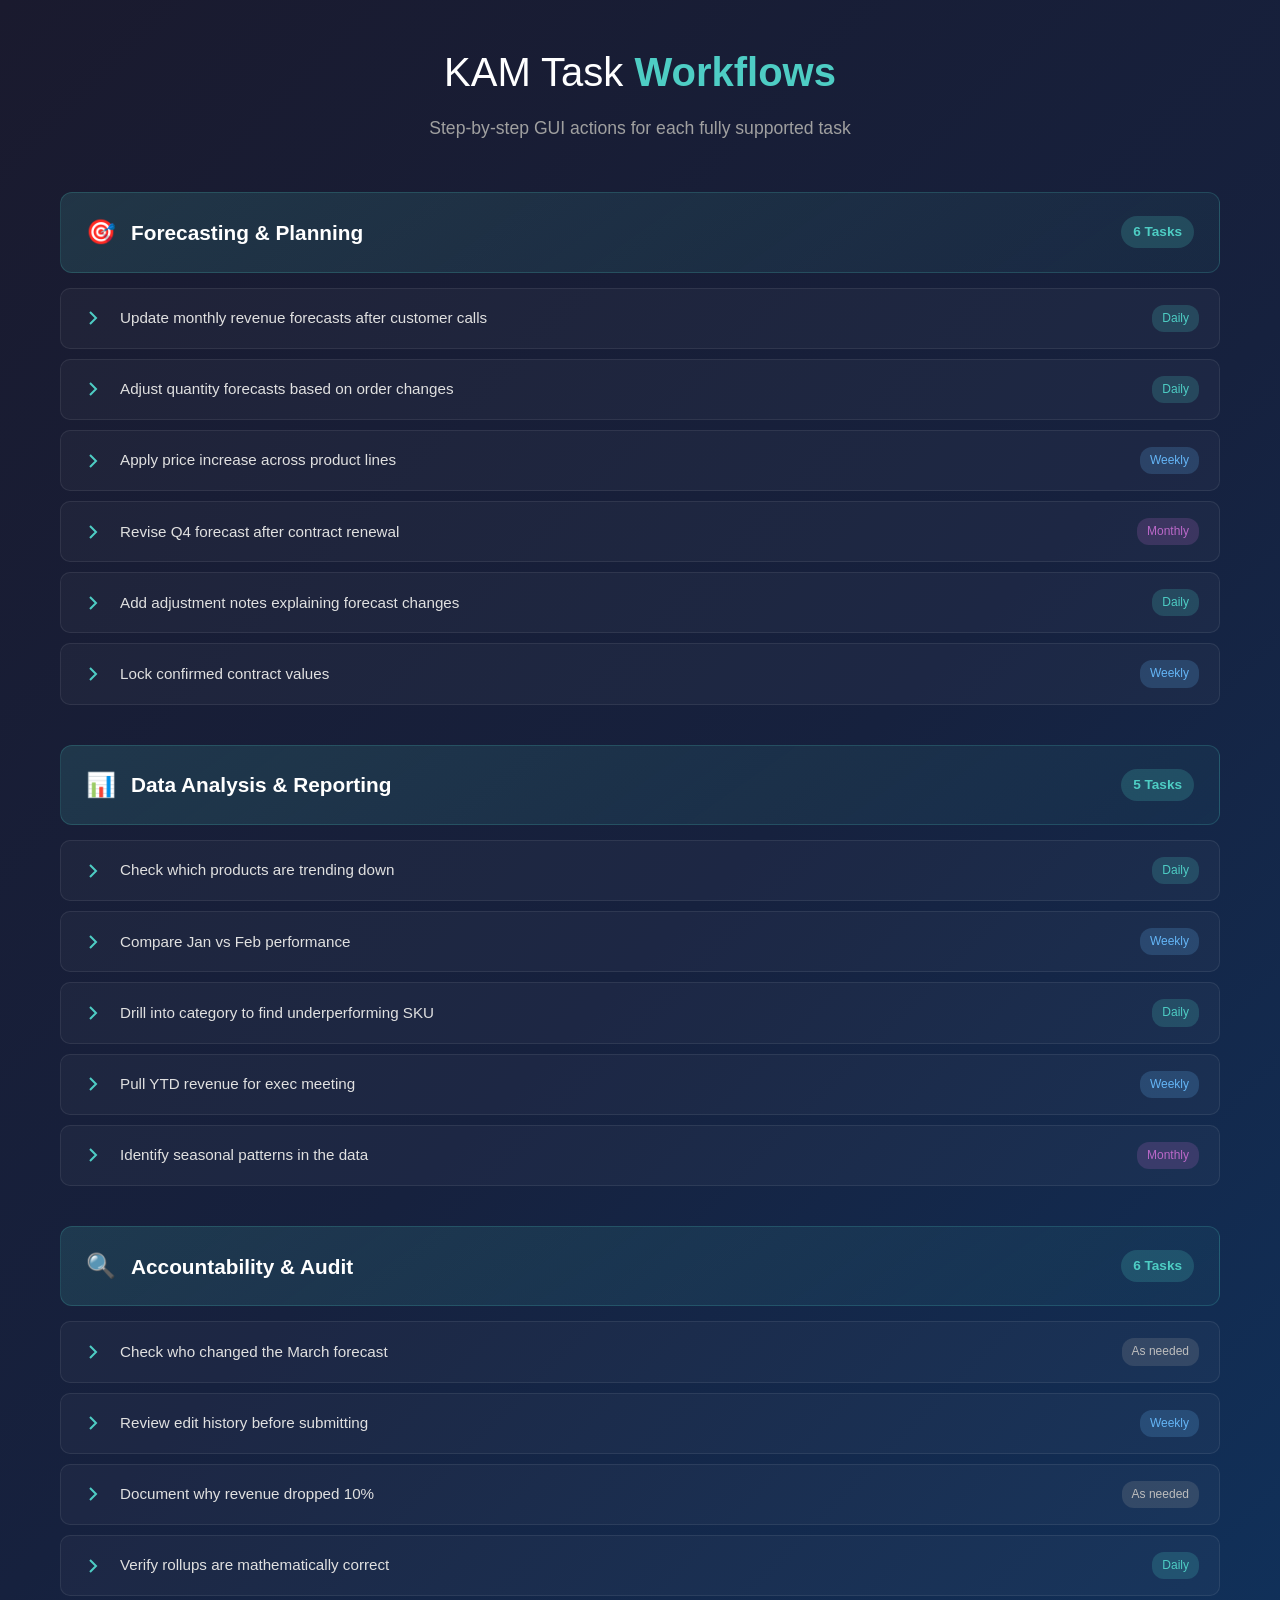
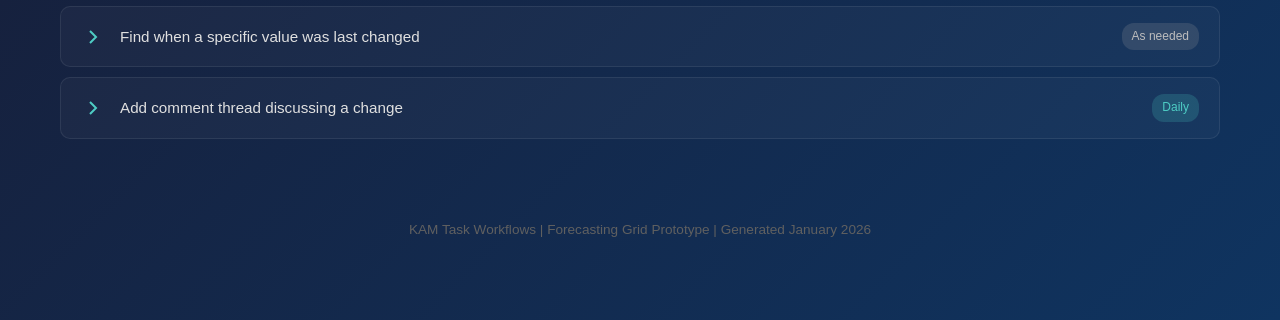
<file: kam-task-workflows.html>
<!DOCTYPE html>
<html lang="en">
<head>
  <meta charset="UTF-8">
  <meta name="viewport" content="width=device-width, initial-scale=1.0">
  <title>KAM Task Workflows | Forecasting Grid</title>
  <style>
    * {
      margin: 0;
      padding: 0;
      box-sizing: border-box;
    }
    
    body {
      font-family: 'Segoe UI', -apple-system, BlinkMacSystemFont, sans-serif;
      background: linear-gradient(135deg, #1a1a2e 0%, #16213e 50%, #0f3460 100%);
      min-height: 100vh;
      color: #e8e8e8;
      line-height: 1.6;
    }
    
    .container {
      max-width: 1200px;
      margin: 0 auto;
      padding: 40px 20px;
    }
    
    header {
      text-align: center;
      margin-bottom: 50px;
    }
    
    h1 {
      font-size: 2.5rem;
      font-weight: 300;
      color: #fff;
      margin-bottom: 10px;
    }
    
    h1 span {
      color: #4ecdc4;
      font-weight: 600;
    }
    
    .subtitle {
      color: #a0a0a0;
      font-size: 1.1rem;
    }
    
    /* Category Section */
    .category-section {
      margin-bottom: 40px;
    }
    
    .category-header {
      display: flex;
      align-items: center;
      gap: 15px;
      padding: 20px 25px;
      background: linear-gradient(145deg, rgba(78,205,196,0.15), rgba(78,205,196,0.05));
      border-radius: 12px;
      margin-bottom: 15px;
      border: 1px solid rgba(78,205,196,0.2);
    }
    
    .category-icon {
      font-size: 1.5rem;
    }
    
    .category-title {
      font-size: 1.3rem;
      font-weight: 600;
      color: #fff;
    }
    
    .category-count {
      margin-left: auto;
      background: rgba(78,205,196,0.2);
      color: #4ecdc4;
      padding: 5px 12px;
      border-radius: 20px;
      font-size: 0.85rem;
      font-weight: 600;
    }
    
    /* Task Accordion */
    .task-list {
      display: flex;
      flex-direction: column;
      gap: 10px;
    }
    
    .task-item {
      background: rgba(255,255,255,0.03);
      border-radius: 10px;
      border: 1px solid rgba(255,255,255,0.08);
      overflow: hidden;
    }
    
    .task-header {
      display: flex;
      align-items: center;
      padding: 16px 20px;
      cursor: pointer;
      transition: background 0.2s;
    }
    
    .task-header:hover {
      background: rgba(255,255,255,0.05);
    }
    
    .task-expand-icon {
      width: 24px;
      height: 24px;
      margin-right: 15px;
      color: #4ecdc4;
      transition: transform 0.3s;
      flex-shrink: 0;
    }
    
    .task-item.expanded .task-expand-icon {
      transform: rotate(90deg);
    }
    
    .task-name {
      font-size: 0.95rem;
      color: #e0e0e0;
      flex: 1;
    }
    
    .task-freq {
      padding: 4px 10px;
      border-radius: 12px;
      font-size: 0.75rem;
      font-weight: 500;
      margin-left: 15px;
    }
    
    .freq-daily { background: rgba(78, 205, 196, 0.2); color: #4ecdc4; }
    .freq-weekly { background: rgba(100, 181, 246, 0.2); color: #64b5f6; }
    .freq-monthly { background: rgba(186, 104, 200, 0.2); color: #ba68c8; }
    .freq-adhoc { background: rgba(158, 158, 158, 0.2); color: #bdbdbd; }
    
    /* Task Content / Flowchart */
    .task-content {
      max-height: 0;
      overflow: hidden;
      transition: max-height 0.4s ease-out;
      background: rgba(0,0,0,0.2);
    }
    
    .task-item.expanded .task-content {
      max-height: 1000px;
    }
    
    .task-content-inner {
      padding: 25px;
    }
    
    /* Flowchart Styles */
    .flowchart {
      display: flex;
      flex-direction: column;
      align-items: center;
      gap: 0;
    }
    
    .flow-step {
      display: flex;
      align-items: center;
      gap: 15px;
      width: 100%;
      max-width: 600px;
    }
    
    .flow-number {
      width: 32px;
      height: 32px;
      background: linear-gradient(135deg, #4ecdc4, #44a08d);
      color: #1a1a2e;
      border-radius: 50%;
      display: flex;
      align-items: center;
      justify-content: center;
      font-weight: 700;
      font-size: 0.9rem;
      flex-shrink: 0;
    }
    
    .flow-box {
      flex: 1;
      background: rgba(255,255,255,0.05);
      border: 1px solid rgba(78,205,196,0.3);
      border-radius: 10px;
      padding: 15px 20px;
    }
    
    .flow-action {
      font-size: 0.9rem;
      color: #fff;
      font-weight: 500;
      margin-bottom: 5px;
    }
    
    .flow-detail {
      font-size: 0.8rem;
      color: #a0a0a0;
    }
    
    .flow-location {
      display: inline-block;
      background: rgba(78,205,196,0.15);
      color: #4ecdc4;
      padding: 2px 8px;
      border-radius: 4px;
      font-size: 0.75rem;
      margin-top: 5px;
    }
    
    .flow-arrow {
      width: 32px;
      display: flex;
      justify-content: center;
      padding: 8px 0;
    }
    
    .flow-arrow svg {
      width: 20px;
      height: 20px;
      color: #4ecdc4;
    }
    
    .flow-arrow-spacer {
      width: calc(100% - 47px);
      margin-left: 47px;
    }
    
    /* Result Box */
    .flow-result {
      display: flex;
      align-items: center;
      gap: 15px;
      width: 100%;
      max-width: 600px;
      margin-top: 5px;
    }
    
    .flow-result-icon {
      width: 32px;
      height: 32px;
      background: linear-gradient(135deg, #81c784, #4caf50);
      color: #fff;
      border-radius: 50%;
      display: flex;
      align-items: center;
      justify-content: center;
      flex-shrink: 0;
    }
    
    .flow-result-box {
      flex: 1;
      background: rgba(76, 175, 80, 0.1);
      border: 1px solid rgba(76, 175, 80, 0.3);
      border-radius: 10px;
      padding: 15px 20px;
    }
    
    .flow-result-text {
      font-size: 0.9rem;
      color: #81c784;
      font-weight: 500;
    }
    
    /* Footer */
    footer {
      text-align: center;
      padding: 40px;
      color: #606060;
      font-size: 0.85rem;
    }
    
    @media (max-width: 768px) {
      .flow-box, .flow-result-box {
        padding: 12px 15px;
      }
      .task-header {
        flex-wrap: wrap;
      }
      .task-freq {
        margin-left: 39px;
        margin-top: 8px;
      }
    }
  </style>
</head>
<body>
  <div class="container">
    <header>
      <h1>KAM Task <span>Workflows</span></h1>
      <p class="subtitle">Step-by-step GUI actions for each fully supported task</p>
    </header>
    
    <!-- Forecasting & Planning -->
    <section class="category-section">
      <div class="category-header">
        <span class="category-icon">🎯</span>
        <h2 class="category-title">Forecasting & Planning</h2>
        <span class="category-count">6 Tasks</span>
      </div>
      
      <div class="task-list">
        <!-- Task 1 -->
        <div class="task-item">
          <div class="task-header" onclick="toggleTask(this)">
            <svg class="task-expand-icon" viewBox="0 0 24 24" fill="none" stroke="currentColor" stroke-width="2">
              <path d="M9 18l6-6-6-6"/>
            </svg>
            <span class="task-name">Update monthly revenue forecasts after customer calls</span>
            <span class="task-freq freq-daily">Daily</span>
          </div>
          <div class="task-content">
            <div class="task-content-inner">
              <div class="flowchart">
                <div class="flow-step">
                  <div class="flow-number">1</div>
                  <div class="flow-box">
                    <div class="flow-action">Navigate to Grid View</div>
                    <div class="flow-detail">Open Planning & Forecasting FY26 → Click "View Grid"</div>
                    <span class="flow-location">Record Page</span>
                  </div>
                </div>
                <div class="flow-arrow"><svg viewBox="0 0 24 24" fill="none" stroke="currentColor" stroke-width="2"><path d="M12 5v14M5 12l7 7 7-7"/></svg></div>
                <div class="flow-step">
                  <div class="flow-number">2</div>
                  <div class="flow-box">
                    <div class="flow-action">Locate the Product & Month</div>
                    <div class="flow-detail">Expand Account → Expand Category → Find product row, scroll to target month column</div>
                    <span class="flow-location">Grid View</span>
                  </div>
                </div>
                <div class="flow-arrow"><svg viewBox="0 0 24 24" fill="none" stroke="currentColor" stroke-width="2"><path d="M12 5v14M5 12l7 7 7-7"/></svg></div>
                <div class="flow-step">
                  <div class="flow-number">3</div>
                  <div class="flow-box">
                    <div class="flow-action">Double-click the Revenue Cell</div>
                    <div class="flow-detail">Cell enters edit mode with cursor</div>
                    <span class="flow-location">Grid Cell</span>
                  </div>
                </div>
                <div class="flow-arrow"><svg viewBox="0 0 24 24" fill="none" stroke="currentColor" stroke-width="2"><path d="M12 5v14M5 12l7 7 7-7"/></svg></div>
                <div class="flow-step">
                  <div class="flow-number">4</div>
                  <div class="flow-box">
                    <div class="flow-action">Enter New Value</div>
                    <div class="flow-detail">Type the updated revenue amount based on customer call</div>
                    <span class="flow-location">Grid Cell</span>
                  </div>
                </div>
                <div class="flow-arrow"><svg viewBox="0 0 24 24" fill="none" stroke="currentColor" stroke-width="2"><path d="M12 5v14M5 12l7 7 7-7"/></svg></div>
                <div class="flow-step">
                  <div class="flow-number">5</div>
                  <div class="flow-box">
                    <div class="flow-action">Press Enter to Save</div>
                    <div class="flow-detail">Value is saved, parent rows auto-update via propagation</div>
                    <span class="flow-location">Grid Cell</span>
                  </div>
                </div>
                <div class="flow-arrow"><svg viewBox="0 0 24 24" fill="none" stroke="currentColor" stroke-width="2"><path d="M12 5v14M5 12l7 7 7-7"/></svg></div>
                <div class="flow-result">
                  <div class="flow-result-icon">✓</div>
                  <div class="flow-result-box">
                    <div class="flow-result-text">Revenue forecast updated • Category & Account totals auto-recalculated • Edit history recorded</div>
                  </div>
                </div>
              </div>
            </div>
          </div>
        </div>
        
        <!-- Task 2 -->
        <div class="task-item">
          <div class="task-header" onclick="toggleTask(this)">
            <svg class="task-expand-icon" viewBox="0 0 24 24" fill="none" stroke="currentColor" stroke-width="2">
              <path d="M9 18l6-6-6-6"/>
            </svg>
            <span class="task-name">Adjust quantity forecasts based on order changes</span>
            <span class="task-freq freq-daily">Daily</span>
          </div>
          <div class="task-content">
            <div class="task-content-inner">
              <div class="flowchart">
                <div class="flow-step">
                  <div class="flow-number">1</div>
                  <div class="flow-box">
                    <div class="flow-action">Open Filters Panel</div>
                    <div class="flow-detail">Click filter icon in toolbar</div>
                    <span class="flow-location">Grid Toolbar</span>
                  </div>
                </div>
                <div class="flow-arrow"><svg viewBox="0 0 24 24" fill="none" stroke="currentColor" stroke-width="2"><path d="M12 5v14M5 12l7 7 7-7"/></svg></div>
                <div class="flow-step">
                  <div class="flow-number">2</div>
                  <div class="flow-box">
                    <div class="flow-action">Select "Revenue and Quantity Measures"</div>
                    <div class="flow-detail">Ensure quantity measures are visible in the grid</div>
                    <span class="flow-location">Filters Panel</span>
                  </div>
                </div>
                <div class="flow-arrow"><svg viewBox="0 0 24 24" fill="none" stroke="currentColor" stroke-width="2"><path d="M12 5v14M5 12l7 7 7-7"/></svg></div>
                <div class="flow-step">
                  <div class="flow-number">3</div>
                  <div class="flow-box">
                    <div class="flow-action">Navigate to Quantity Row</div>
                    <div class="flow-detail">Find "Qty Sold" or "Qty Ordered" row for target product</div>
                    <span class="flow-location">Grid View</span>
                  </div>
                </div>
                <div class="flow-arrow"><svg viewBox="0 0 24 24" fill="none" stroke="currentColor" stroke-width="2"><path d="M12 5v14M5 12l7 7 7-7"/></svg></div>
                <div class="flow-step">
                  <div class="flow-number">4</div>
                  <div class="flow-box">
                    <div class="flow-action">Double-click & Update Value</div>
                    <div class="flow-detail">Enter new quantity based on order change</div>
                    <span class="flow-location">Grid Cell</span>
                  </div>
                </div>
                <div class="flow-arrow"><svg viewBox="0 0 24 24" fill="none" stroke="currentColor" stroke-width="2"><path d="M12 5v14M5 12l7 7 7-7"/></svg></div>
                <div class="flow-step">
                  <div class="flow-number">5</div>
                  <div class="flow-box">
                    <div class="flow-action">Press Enter</div>
                    <div class="flow-detail">Quantity saved, hierarchy totals update automatically</div>
                    <span class="flow-location">Grid Cell</span>
                  </div>
                </div>
                <div class="flow-arrow"><svg viewBox="0 0 24 24" fill="none" stroke="currentColor" stroke-width="2"><path d="M12 5v14M5 12l7 7 7-7"/></svg></div>
                <div class="flow-result">
                  <div class="flow-result-icon">✓</div>
                  <div class="flow-result-box">
                    <div class="flow-result-text">Quantity forecast adjusted • Parent totals propagated • Change logged with timestamp</div>
                  </div>
                </div>
              </div>
            </div>
          </div>
        </div>
        
        <!-- Task 3 -->
        <div class="task-item">
          <div class="task-header" onclick="toggleTask(this)">
            <svg class="task-expand-icon" viewBox="0 0 24 24" fill="none" stroke="currentColor" stroke-width="2">
              <path d="M9 18l6-6-6-6"/>
            </svg>
            <span class="task-name">Apply price increase across product lines</span>
            <span class="task-freq freq-weekly">Weekly</span>
          </div>
          <div class="task-content">
            <div class="task-content-inner">
              <div class="flowchart">
                <div class="flow-step">
                  <div class="flow-number">1</div>
                  <div class="flow-box">
                    <div class="flow-action">Click First Cell in Range</div>
                    <div class="flow-detail">Click on first product's revenue cell for start month (e.g., April)</div>
                    <span class="flow-location">Grid View</span>
                  </div>
                </div>
                <div class="flow-arrow"><svg viewBox="0 0 24 24" fill="none" stroke="currentColor" stroke-width="2"><path d="M12 5v14M5 12l7 7 7-7"/></svg></div>
                <div class="flow-step">
                  <div class="flow-number">2</div>
                  <div class="flow-box">
                    <div class="flow-action">Shift+Click Last Cell</div>
                    <div class="flow-detail">Hold Shift and click last product's revenue cell for end month (e.g., December)</div>
                    <span class="flow-location">Grid View</span>
                  </div>
                </div>
                <div class="flow-arrow"><svg viewBox="0 0 24 24" fill="none" stroke="currentColor" stroke-width="2"><path d="M12 5v14M5 12l7 7 7-7"/></svg></div>
                <div class="flow-step">
                  <div class="flow-number">3</div>
                  <div class="flow-box">
                    <div class="flow-action">Right-click → Mass Update</div>
                    <div class="flow-detail">Open context menu and select "Mass Update" option</div>
                    <span class="flow-location">Context Menu</span>
                  </div>
                </div>
                <div class="flow-arrow"><svg viewBox="0 0 24 24" fill="none" stroke="currentColor" stroke-width="2"><path d="M12 5v14M5 12l7 7 7-7"/></svg></div>
                <div class="flow-step">
                  <div class="flow-number">4</div>
                  <div class="flow-box">
                    <div class="flow-action">Select "Increase" & Enter Percentage</div>
                    <div class="flow-detail">Choose "Increase" operation, enter 5 (for 5% price increase)</div>
                    <span class="flow-location">History & Updates Panel</span>
                  </div>
                </div>
                <div class="flow-arrow"><svg viewBox="0 0 24 24" fill="none" stroke="currentColor" stroke-width="2"><path d="M12 5v14M5 12l7 7 7-7"/></svg></div>
                <div class="flow-step">
                  <div class="flow-number">5</div>
                  <div class="flow-box">
                    <div class="flow-action">Click "Apply"</div>
                    <div class="flow-detail">All selected cells increase by 5%</div>
                    <span class="flow-location">History & Updates Panel</span>
                  </div>
                </div>
                <div class="flow-arrow"><svg viewBox="0 0 24 24" fill="none" stroke="currentColor" stroke-width="2"><path d="M12 5v14M5 12l7 7 7-7"/></svg></div>
                <div class="flow-result">
                  <div class="flow-result-icon">✓</div>
                  <div class="flow-result-box">
                    <div class="flow-result-text">All selected cells increased by 5% • Hierarchy totals auto-updated • Bulk edit logged</div>
                  </div>
                </div>
              </div>
            </div>
          </div>
        </div>
        
        <!-- Task 4 -->
        <div class="task-item">
          <div class="task-header" onclick="toggleTask(this)">
            <svg class="task-expand-icon" viewBox="0 0 24 24" fill="none" stroke="currentColor" stroke-width="2">
              <path d="M9 18l6-6-6-6"/>
            </svg>
            <span class="task-name">Revise Q4 forecast after contract renewal</span>
            <span class="task-freq freq-monthly">Monthly</span>
          </div>
          <div class="task-content">
            <div class="task-content-inner">
              <div class="flowchart">
                <div class="flow-step">
                  <div class="flow-number">1</div>
                  <div class="flow-box">
                    <div class="flow-action">Open Settings Panel</div>
                    <div class="flow-detail">Click gear icon in toolbar</div>
                    <span class="flow-location">Grid Toolbar</span>
                  </div>
                </div>
                <div class="flow-arrow"><svg viewBox="0 0 24 24" fill="none" stroke="currentColor" stroke-width="2"><path d="M12 5v14M5 12l7 7 7-7"/></svg></div>
                <div class="flow-step">
                  <div class="flow-number">2</div>
                  <div class="flow-box">
                    <div class="flow-action">Filter to Q4 Time Period</div>
                    <div class="flow-detail">Turn off "Show all Periods", set Start: Oct 1, End: Dec 31</div>
                    <span class="flow-location">Settings Panel</span>
                  </div>
                </div>
                <div class="flow-arrow"><svg viewBox="0 0 24 24" fill="none" stroke="currentColor" stroke-width="2"><path d="M12 5v14M5 12l7 7 7-7"/></svg></div>
                <div class="flow-step">
                  <div class="flow-number">3</div>
                  <div class="flow-box">
                    <div class="flow-action">Select Q4 Cells for Account</div>
                    <div class="flow-detail">Click Oct cell, Shift+Click Dec cell for account row</div>
                    <span class="flow-location">Grid View</span>
                  </div>
                </div>
                <div class="flow-arrow"><svg viewBox="0 0 24 24" fill="none" stroke="currentColor" stroke-width="2"><path d="M12 5v14M5 12l7 7 7-7"/></svg></div>
                <div class="flow-step">
                  <div class="flow-number">4</div>
                  <div class="flow-box">
                    <div class="flow-action">Apply Mass Update</div>
                    <div class="flow-detail">Right-click → Mass Update → Set new contracted values</div>
                    <span class="flow-location">History & Updates Panel</span>
                  </div>
                </div>
                <div class="flow-arrow"><svg viewBox="0 0 24 24" fill="none" stroke="currentColor" stroke-width="2"><path d="M12 5v14M5 12l7 7 7-7"/></svg></div>
                <div class="flow-result">
                  <div class="flow-result-icon">✓</div>
                  <div class="flow-result-box">
                    <div class="flow-result-text">Q4 forecast revised to match contract • Child products proportionally adjusted</div>
                  </div>
                </div>
              </div>
            </div>
          </div>
        </div>
        
        <!-- Task 5 -->
        <div class="task-item">
          <div class="task-header" onclick="toggleTask(this)">
            <svg class="task-expand-icon" viewBox="0 0 24 24" fill="none" stroke="currentColor" stroke-width="2">
              <path d="M9 18l6-6-6-6"/>
            </svg>
            <span class="task-name">Add adjustment notes explaining forecast changes</span>
            <span class="task-freq freq-daily">Daily</span>
          </div>
          <div class="task-content">
            <div class="task-content-inner">
              <div class="flowchart">
                <div class="flow-step">
                  <div class="flow-number">1</div>
                  <div class="flow-box">
                    <div class="flow-action">Click on the Changed Cell</div>
                    <div class="flow-detail">Single-click to select the cell you just edited</div>
                    <span class="flow-location">Grid View</span>
                  </div>
                </div>
                <div class="flow-arrow"><svg viewBox="0 0 24 24" fill="none" stroke="currentColor" stroke-width="2"><path d="M12 5v14M5 12l7 7 7-7"/></svg></div>
                <div class="flow-step">
                  <div class="flow-number">2</div>
                  <div class="flow-box">
                    <div class="flow-action">Open History & Updates Panel</div>
                    <div class="flow-detail">Click the panel icon or it auto-opens on cell selection</div>
                    <span class="flow-location">Grid Toolbar</span>
                  </div>
                </div>
                <div class="flow-arrow"><svg viewBox="0 0 24 24" fill="none" stroke="currentColor" stroke-width="2"><path d="M12 5v14M5 12l7 7 7-7"/></svg></div>
                <div class="flow-step">
                  <div class="flow-number">3</div>
                  <div class="flow-box">
                    <div class="flow-action">Go to Update Tab</div>
                    <div class="flow-detail">Click "Update" tab in the panel</div>
                    <span class="flow-location">History & Updates Panel</span>
                  </div>
                </div>
                <div class="flow-arrow"><svg viewBox="0 0 24 24" fill="none" stroke="currentColor" stroke-width="2"><path d="M12 5v14M5 12l7 7 7-7"/></svg></div>
                <div class="flow-step">
                  <div class="flow-number">4</div>
                  <div class="flow-box">
                    <div class="flow-action">Enter Adjustment Note</div>
                    <div class="flow-detail">Type explanation in "Adjustment Note" field (e.g., "Customer confirmed order increase")</div>
                    <span class="flow-location">History & Updates Panel</span>
                  </div>
                </div>
                <div class="flow-arrow"><svg viewBox="0 0 24 24" fill="none" stroke="currentColor" stroke-width="2"><path d="M12 5v14M5 12l7 7 7-7"/></svg></div>
                <div class="flow-step">
                  <div class="flow-number">5</div>
                  <div class="flow-box">
                    <div class="flow-action">Click "Update"</div>
                    <div class="flow-detail">Save the adjustment note with the cell</div>
                    <span class="flow-location">History & Updates Panel</span>
                  </div>
                </div>
                <div class="flow-arrow"><svg viewBox="0 0 24 24" fill="none" stroke="currentColor" stroke-width="2"><path d="M12 5v14M5 12l7 7 7-7"/></svg></div>
                <div class="flow-result">
                  <div class="flow-result-icon">✓</div>
                  <div class="flow-result-box">
                    <div class="flow-result-text">Adjustment note saved • Note indicator appears on cell • Visible in edit history</div>
                  </div>
                </div>
              </div>
            </div>
          </div>
        </div>
        
        <!-- Task 6 -->
        <div class="task-item">
          <div class="task-header" onclick="toggleTask(this)">
            <svg class="task-expand-icon" viewBox="0 0 24 24" fill="none" stroke="currentColor" stroke-width="2">
              <path d="M9 18l6-6-6-6"/>
            </svg>
            <span class="task-name">Lock confirmed contract values</span>
            <span class="task-freq freq-weekly">Weekly</span>
          </div>
          <div class="task-content">
            <div class="task-content-inner">
              <div class="flowchart">
                <div class="flow-step">
                  <div class="flow-number">1</div>
                  <div class="flow-box">
                    <div class="flow-action">Select Cells to Lock</div>
                    <div class="flow-detail">Click first cell, Shift+Click to select range of confirmed values</div>
                    <span class="flow-location">Grid View</span>
                  </div>
                </div>
                <div class="flow-arrow"><svg viewBox="0 0 24 24" fill="none" stroke="currentColor" stroke-width="2"><path d="M12 5v14M5 12l7 7 7-7"/></svg></div>
                <div class="flow-step">
                  <div class="flow-number">2</div>
                  <div class="flow-box">
                    <div class="flow-action">Right-click to Open Context Menu</div>
                    <div class="flow-detail">Context menu appears with cell actions</div>
                    <span class="flow-location">Grid View</span>
                  </div>
                </div>
                <div class="flow-arrow"><svg viewBox="0 0 24 24" fill="none" stroke="currentColor" stroke-width="2"><path d="M12 5v14M5 12l7 7 7-7"/></svg></div>
                <div class="flow-step">
                  <div class="flow-number">3</div>
                  <div class="flow-box">
                    <div class="flow-action">Click "Lock"</div>
                    <div class="flow-detail">Select Lock option from context menu</div>
                    <span class="flow-location">Context Menu</span>
                  </div>
                </div>
                <div class="flow-arrow"><svg viewBox="0 0 24 24" fill="none" stroke="currentColor" stroke-width="2"><path d="M12 5v14M5 12l7 7 7-7"/></svg></div>
                <div class="flow-result">
                  <div class="flow-result-icon">✓</div>
                  <div class="flow-result-box">
                    <div class="flow-result-text">Cells locked • Lock icon appears • Protected from edits & bulk operations</div>
                  </div>
                </div>
              </div>
            </div>
          </div>
        </div>
      </div>
    </section>
    
    <!-- Data Analysis & Reporting -->
    <section class="category-section">
      <div class="category-header">
        <span class="category-icon">📊</span>
        <h2 class="category-title">Data Analysis & Reporting</h2>
        <span class="category-count">5 Tasks</span>
      </div>
      
      <div class="task-list">
        <!-- Task 7 -->
        <div class="task-item">
          <div class="task-header" onclick="toggleTask(this)">
            <svg class="task-expand-icon" viewBox="0 0 24 24" fill="none" stroke="currentColor" stroke-width="2">
              <path d="M9 18l6-6-6-6"/>
            </svg>
            <span class="task-name">Check which products are trending down</span>
            <span class="task-freq freq-daily">Daily</span>
          </div>
          <div class="task-content">
            <div class="task-content-inner">
              <div class="flowchart">
                <div class="flow-step">
                  <div class="flow-number">1</div>
                  <div class="flow-box">
                    <div class="flow-action">Ensure "Measures / Dimensions x Time" Layout</div>
                    <div class="flow-detail">Open Settings → Verify time flows across columns</div>
                    <span class="flow-location">Settings Panel</span>
                  </div>
                </div>
                <div class="flow-arrow"><svg viewBox="0 0 24 24" fill="none" stroke="currentColor" stroke-width="2"><path d="M12 5v14M5 12l7 7 7-7"/></svg></div>
                <div class="flow-step">
                  <div class="flow-number">2</div>
                  <div class="flow-box">
                    <div class="flow-action">Expand to Product Level</div>
                    <div class="flow-detail">Click "Expand All" or manually expand Account → Category → Products</div>
                    <span class="flow-location">Settings Panel / Grid</span>
                  </div>
                </div>
                <div class="flow-arrow"><svg viewBox="0 0 24 24" fill="none" stroke="currentColor" stroke-width="2"><path d="M12 5v14M5 12l7 7 7-7"/></svg></div>
                <div class="flow-step">
                  <div class="flow-number">3</div>
                  <div class="flow-box">
                    <div class="flow-action">Scan Revenue Rows Horizontally</div>
                    <div class="flow-detail">Look across months for each product's revenue trend</div>
                    <span class="flow-location">Grid View</span>
                  </div>
                </div>
                <div class="flow-arrow"><svg viewBox="0 0 24 24" fill="none" stroke="currentColor" stroke-width="2"><path d="M12 5v14M5 12l7 7 7-7"/></svg></div>
                <div class="flow-step">
                  <div class="flow-number">4</div>
                  <div class="flow-box">
                    <div class="flow-action">Identify Declining Values</div>
                    <div class="flow-detail">Note products where recent months show lower values than earlier months</div>
                    <span class="flow-location">Grid View</span>
                  </div>
                </div>
                <div class="flow-arrow"><svg viewBox="0 0 24 24" fill="none" stroke="currentColor" stroke-width="2"><path d="M12 5v14M5 12l7 7 7-7"/></svg></div>
                <div class="flow-result">
                  <div class="flow-result-icon">✓</div>
                  <div class="flow-result-box">
                    <div class="flow-result-text">Downward trends identified • Can drill into specific products for investigation</div>
                  </div>
                </div>
              </div>
            </div>
          </div>
        </div>
        
        <!-- Task 8 -->
        <div class="task-item">
          <div class="task-header" onclick="toggleTask(this)">
            <svg class="task-expand-icon" viewBox="0 0 24 24" fill="none" stroke="currentColor" stroke-width="2">
              <path d="M9 18l6-6-6-6"/>
            </svg>
            <span class="task-name">Compare Jan vs Feb performance</span>
            <span class="task-freq freq-weekly">Weekly</span>
          </div>
          <div class="task-content">
            <div class="task-content-inner">
              <div class="flowchart">
                <div class="flow-step">
                  <div class="flow-number">1</div>
                  <div class="flow-box">
                    <div class="flow-action">Open Settings Panel</div>
                    <div class="flow-detail">Click gear icon</div>
                    <span class="flow-location">Grid Toolbar</span>
                  </div>
                </div>
                <div class="flow-arrow"><svg viewBox="0 0 24 24" fill="none" stroke="currentColor" stroke-width="2"><path d="M12 5v14M5 12l7 7 7-7"/></svg></div>
                <div class="flow-step">
                  <div class="flow-number">2</div>
                  <div class="flow-box">
                    <div class="flow-action">Filter to Jan-Feb Period</div>
                    <div class="flow-detail">Turn off "Show all Periods", set Start: Jan 1, End: Feb 28</div>
                    <span class="flow-location">Settings Panel</span>
                  </div>
                </div>
                <div class="flow-arrow"><svg viewBox="0 0 24 24" fill="none" stroke="currentColor" stroke-width="2"><path d="M12 5v14M5 12l7 7 7-7"/></svg></div>
                <div class="flow-step">
                  <div class="flow-number">3</div>
                  <div class="flow-box">
                    <div class="flow-action">View Side-by-Side Comparison</div>
                    <div class="flow-detail">Grid now shows only Jan and Feb columns for easy comparison</div>
                    <span class="flow-location">Grid View</span>
                  </div>
                </div>
                <div class="flow-arrow"><svg viewBox="0 0 24 24" fill="none" stroke="currentColor" stroke-width="2"><path d="M12 5v14M5 12l7 7 7-7"/></svg></div>
                <div class="flow-step">
                  <div class="flow-number">4</div>
                  <div class="flow-box">
                    <div class="flow-action">Compare Values at Each Level</div>
                    <div class="flow-detail">Check Account, Category, and Product rows for Jan vs Feb changes</div>
                    <span class="flow-location">Grid View</span>
                  </div>
                </div>
                <div class="flow-arrow"><svg viewBox="0 0 24 24" fill="none" stroke="currentColor" stroke-width="2"><path d="M12 5v14M5 12l7 7 7-7"/></svg></div>
                <div class="flow-result">
                  <div class="flow-result-icon">✓</div>
                  <div class="flow-result-box">
                    <div class="flow-result-text">Month-over-month comparison visible • Variances easily identified</div>
                  </div>
                </div>
              </div>
            </div>
          </div>
        </div>
        
        <!-- Task 9 -->
        <div class="task-item">
          <div class="task-header" onclick="toggleTask(this)">
            <svg class="task-expand-icon" viewBox="0 0 24 24" fill="none" stroke="currentColor" stroke-width="2">
              <path d="M9 18l6-6-6-6"/>
            </svg>
            <span class="task-name">Drill into category to find underperforming SKU</span>
            <span class="task-freq freq-daily">Daily</span>
          </div>
          <div class="task-content">
            <div class="task-content-inner">
              <div class="flowchart">
                <div class="flow-step">
                  <div class="flow-number">1</div>
                  <div class="flow-box">
                    <div class="flow-action">Identify Underperforming Category</div>
                    <div class="flow-detail">Look at Category-level rows to spot one with lower-than-expected values</div>
                    <span class="flow-location">Grid View</span>
                  </div>
                </div>
                <div class="flow-arrow"><svg viewBox="0 0 24 24" fill="none" stroke="currentColor" stroke-width="2"><path d="M12 5v14M5 12l7 7 7-7"/></svg></div>
                <div class="flow-step">
                  <div class="flow-number">2</div>
                  <div class="flow-box">
                    <div class="flow-action">Click Expand Arrow on Category Row</div>
                    <div class="flow-detail">Click the ▶ icon next to the category name</div>
                    <span class="flow-location">Grid - Row Header</span>
                  </div>
                </div>
                <div class="flow-arrow"><svg viewBox="0 0 24 24" fill="none" stroke="currentColor" stroke-width="2"><path d="M12 5v14M5 12l7 7 7-7"/></svg></div>
                <div class="flow-step">
                  <div class="flow-number">3</div>
                  <div class="flow-box">
                    <div class="flow-action">View Product-Level Breakdown</div>
                    <div class="flow-detail">Child product rows appear, showing individual SKU performance</div>
                    <span class="flow-location">Grid View</span>
                  </div>
                </div>
                <div class="flow-arrow"><svg viewBox="0 0 24 24" fill="none" stroke="currentColor" stroke-width="2"><path d="M12 5v14M5 12l7 7 7-7"/></svg></div>
                <div class="flow-step">
                  <div class="flow-number">4</div>
                  <div class="flow-box">
                    <div class="flow-action">Compare Product Values</div>
                    <div class="flow-detail">Identify which specific SKU is dragging down the category total</div>
                    <span class="flow-location">Grid View</span>
                  </div>
                </div>
                <div class="flow-arrow"><svg viewBox="0 0 24 24" fill="none" stroke="currentColor" stroke-width="2"><path d="M12 5v14M5 12l7 7 7-7"/></svg></div>
                <div class="flow-result">
                  <div class="flow-result-icon">✓</div>
                  <div class="flow-result-box">
                    <div class="flow-result-text">Root cause identified at SKU level • Can take corrective action on specific product</div>
                  </div>
                </div>
              </div>
            </div>
          </div>
        </div>
        
        <!-- Task 10 -->
        <div class="task-item">
          <div class="task-header" onclick="toggleTask(this)">
            <svg class="task-expand-icon" viewBox="0 0 24 24" fill="none" stroke="currentColor" stroke-width="2">
              <path d="M9 18l6-6-6-6"/>
            </svg>
            <span class="task-name">Pull YTD revenue for exec meeting</span>
            <span class="task-freq freq-weekly">Weekly</span>
          </div>
          <div class="task-content">
            <div class="task-content-inner">
              <div class="flowchart">
                <div class="flow-step">
                  <div class="flow-number">1</div>
                  <div class="flow-box">
                    <div class="flow-action">Switch to "Time / Dimensions x Measures" Layout</div>
                    <div class="flow-detail">Open Settings → Select third layout option</div>
                    <span class="flow-location">Settings Panel</span>
                  </div>
                </div>
                <div class="flow-arrow"><svg viewBox="0 0 24 24" fill="none" stroke="currentColor" stroke-width="2"><path d="M12 5v14M5 12l7 7 7-7"/></svg></div>
                <div class="flow-step">
                  <div class="flow-number">2</div>
                  <div class="flow-box">
                    <div class="flow-action">Collapse to Account Level</div>
                    <div class="flow-detail">Click "Collapse All" to see account-level totals</div>
                    <span class="flow-location">Settings Panel</span>
                  </div>
                </div>
                <div class="flow-arrow"><svg viewBox="0 0 24 24" fill="none" stroke="currentColor" stroke-width="2"><path d="M12 5v14M5 12l7 7 7-7"/></svg></div>
                <div class="flow-step">
                  <div class="flow-number">3</div>
                  <div class="flow-box">
                    <div class="flow-action">Locate YTD Row</div>
                    <div class="flow-detail">Find the row showing year total or sum Jan-current month</div>
                    <span class="flow-location">Grid View</span>
                  </div>
                </div>
                <div class="flow-arrow"><svg viewBox="0 0 24 24" fill="none" stroke="currentColor" stroke-width="2"><path d="M12 5v14M5 12l7 7 7-7"/></svg></div>
                <div class="flow-step">
                  <div class="flow-number">4</div>
                  <div class="flow-box">
                    <div class="flow-action">Read Revenue Value</div>
                    <div class="flow-detail">Account-level YTD revenue displayed for reporting</div>
                    <span class="flow-location">Grid View</span>
                  </div>
                </div>
                <div class="flow-arrow"><svg viewBox="0 0 24 24" fill="none" stroke="currentColor" stroke-width="2"><path d="M12 5v14M5 12l7 7 7-7"/></svg></div>
                <div class="flow-result">
                  <div class="flow-result-icon">✓</div>
                  <div class="flow-result-box">
                    <div class="flow-result-text">YTD revenue retrieved • Ready for exec presentation</div>
                  </div>
                </div>
              </div>
            </div>
          </div>
        </div>
        
        <!-- Task 11 -->
        <div class="task-item">
          <div class="task-header" onclick="toggleTask(this)">
            <svg class="task-expand-icon" viewBox="0 0 24 24" fill="none" stroke="currentColor" stroke-width="2">
              <path d="M9 18l6-6-6-6"/>
            </svg>
            <span class="task-name">Identify seasonal patterns in the data</span>
            <span class="task-freq freq-monthly">Monthly</span>
          </div>
          <div class="task-content">
            <div class="task-content-inner">
              <div class="flowchart">
                <div class="flow-step">
                  <div class="flow-number">1</div>
                  <div class="flow-box">
                    <div class="flow-action">Use "Measures / Dimensions x Time" Layout</div>
                    <div class="flow-detail">Ensure time flows horizontally across columns</div>
                    <span class="flow-location">Settings Panel</span>
                  </div>
                </div>
                <div class="flow-arrow"><svg viewBox="0 0 24 24" fill="none" stroke="currentColor" stroke-width="2"><path d="M12 5v14M5 12l7 7 7-7"/></svg></div>
                <div class="flow-step">
                  <div class="flow-number">2</div>
                  <div class="flow-box">
                    <div class="flow-action">Enable All Time Periods</div>
                    <div class="flow-detail">Turn on "Show all Periods" to see Jan-Dec</div>
                    <span class="flow-location">Settings Panel</span>
                  </div>
                </div>
                <div class="flow-arrow"><svg viewBox="0 0 24 24" fill="none" stroke="currentColor" stroke-width="2"><path d="M12 5v14M5 12l7 7 7-7"/></svg></div>
                <div class="flow-step">
                  <div class="flow-number">3</div>
                  <div class="flow-box">
                    <div class="flow-action">Collapse to Category or Account Level</div>
                    <div class="flow-detail">Aggregate view makes patterns more visible</div>
                    <span class="flow-location">Settings Panel</span>
                  </div>
                </div>
                <div class="flow-arrow"><svg viewBox="0 0 24 24" fill="none" stroke="currentColor" stroke-width="2"><path d="M12 5v14M5 12l7 7 7-7"/></svg></div>
                <div class="flow-step">
                  <div class="flow-number">4</div>
                  <div class="flow-box">
                    <div class="flow-action">Scan Row Horizontally</div>
                    <div class="flow-detail">Look for recurring peaks/dips (e.g., Q4 spike, summer dip)</div>
                    <span class="flow-location">Grid View</span>
                  </div>
                </div>
                <div class="flow-arrow"><svg viewBox="0 0 24 24" fill="none" stroke="currentColor" stroke-width="2"><path d="M12 5v14M5 12l7 7 7-7"/></svg></div>
                <div class="flow-result">
                  <div class="flow-result-icon">✓</div>
                  <div class="flow-result-box">
                    <div class="flow-result-text">Seasonal patterns identified • Informs future forecasting assumptions</div>
                  </div>
                </div>
              </div>
            </div>
          </div>
        </div>
      </div>
    </section>
    
    <!-- Accountability & Audit -->
    <section class="category-section">
      <div class="category-header">
        <span class="category-icon">🔍</span>
        <h2 class="category-title">Accountability & Audit</h2>
        <span class="category-count">6 Tasks</span>
      </div>
      
      <div class="task-list">
        <!-- Task 12 -->
        <div class="task-item">
          <div class="task-header" onclick="toggleTask(this)">
            <svg class="task-expand-icon" viewBox="0 0 24 24" fill="none" stroke="currentColor" stroke-width="2">
              <path d="M9 18l6-6-6-6"/>
            </svg>
            <span class="task-name">Check who changed the March forecast</span>
            <span class="task-freq freq-adhoc">As needed</span>
          </div>
          <div class="task-content">
            <div class="task-content-inner">
              <div class="flowchart">
                <div class="flow-step">
                  <div class="flow-number">1</div>
                  <div class="flow-box">
                    <div class="flow-action">Click on March Revenue Cell</div>
                    <div class="flow-detail">Single-click the cell you want to investigate</div>
                    <span class="flow-location">Grid View</span>
                  </div>
                </div>
                <div class="flow-arrow"><svg viewBox="0 0 24 24" fill="none" stroke="currentColor" stroke-width="2"><path d="M12 5v14M5 12l7 7 7-7"/></svg></div>
                <div class="flow-step">
                  <div class="flow-number">2</div>
                  <div class="flow-box">
                    <div class="flow-action">View Cell Popover</div>
                    <div class="flow-detail">Popover shows last editor and timestamp</div>
                    <span class="flow-location">Cell Popover</span>
                  </div>
                </div>
                <div class="flow-arrow"><svg viewBox="0 0 24 24" fill="none" stroke="currentColor" stroke-width="2"><path d="M12 5v14M5 12l7 7 7-7"/></svg></div>
                <div class="flow-step">
                  <div class="flow-number">3</div>
                  <div class="flow-box">
                    <div class="flow-action">Click "View Edit History"</div>
                    <div class="flow-detail">Opens History & Updates panel with full history</div>
                    <span class="flow-location">Cell Popover</span>
                  </div>
                </div>
                <div class="flow-arrow"><svg viewBox="0 0 24 24" fill="none" stroke="currentColor" stroke-width="2"><path d="M12 5v14M5 12l7 7 7-7"/></svg></div>
                <div class="flow-step">
                  <div class="flow-number">4</div>
                  <div class="flow-box">
                    <div class="flow-action">Review Edit Timeline</div>
                    <div class="flow-detail">See all changes with user names, timestamps, and delta values</div>
                    <span class="flow-location">History & Updates Panel</span>
                  </div>
                </div>
                <div class="flow-arrow"><svg viewBox="0 0 24 24" fill="none" stroke="currentColor" stroke-width="2"><path d="M12 5v14M5 12l7 7 7-7"/></svg></div>
                <div class="flow-result">
                  <div class="flow-result-icon">✓</div>
                  <div class="flow-result-box">
                    <div class="flow-result-text">Editor identified • Full audit trail visible • Can follow up with specific person</div>
                  </div>
                </div>
              </div>
            </div>
          </div>
        </div>
        
        <!-- Task 13 -->
        <div class="task-item">
          <div class="task-header" onclick="toggleTask(this)">
            <svg class="task-expand-icon" viewBox="0 0 24 24" fill="none" stroke="currentColor" stroke-width="2">
              <path d="M9 18l6-6-6-6"/>
            </svg>
            <span class="task-name">Review edit history before submitting</span>
            <span class="task-freq freq-weekly">Weekly</span>
          </div>
          <div class="task-content">
            <div class="task-content-inner">
              <div class="flowchart">
                <div class="flow-step">
                  <div class="flow-number">1</div>
                  <div class="flow-box">
                    <div class="flow-action">Open History & Updates Panel</div>
                    <div class="flow-detail">Click panel icon without selecting any cell</div>
                    <span class="flow-location">Grid Toolbar</span>
                  </div>
                </div>
                <div class="flow-arrow"><svg viewBox="0 0 24 24" fill="none" stroke="currentColor" stroke-width="2"><path d="M12 5v14M5 12l7 7 7-7"/></svg></div>
                <div class="flow-step">
                  <div class="flow-number">2</div>
                  <div class="flow-box">
                    <div class="flow-action">View "Recent Changes Across All Cells"</div>
                    <div class="flow-detail">Panel shows latest edit per cell across entire grid</div>
                    <span class="flow-location">History & Updates Panel</span>
                  </div>
                </div>
                <div class="flow-arrow"><svg viewBox="0 0 24 24" fill="none" stroke="currentColor" stroke-width="2"><path d="M12 5v14M5 12l7 7 7-7"/></svg></div>
                <div class="flow-step">
                  <div class="flow-number">3</div>
                  <div class="flow-box">
                    <div class="flow-action">Use Filter Icon</div>
                    <div class="flow-detail">Filter by date range or specific user if needed</div>
                    <span class="flow-location">History & Updates Panel</span>
                  </div>
                </div>
                <div class="flow-arrow"><svg viewBox="0 0 24 24" fill="none" stroke="currentColor" stroke-width="2"><path d="M12 5v14M5 12l7 7 7-7"/></svg></div>
                <div class="flow-step">
                  <div class="flow-number">4</div>
                  <div class="flow-box">
                    <div class="flow-action">Review Each Change</div>
                    <div class="flow-detail">Check delta values, adjustment notes, and cell context</div>
                    <span class="flow-location">History & Updates Panel</span>
                  </div>
                </div>
                <div class="flow-arrow"><svg viewBox="0 0 24 24" fill="none" stroke="currentColor" stroke-width="2"><path d="M12 5v14M5 12l7 7 7-7"/></svg></div>
                <div class="flow-result">
                  <div class="flow-result-icon">✓</div>
                  <div class="flow-result-box">
                    <div class="flow-result-text">All changes reviewed • Ready for submission • Anomalies identified</div>
                  </div>
                </div>
              </div>
            </div>
          </div>
        </div>
        
        <!-- Task 14 -->
        <div class="task-item">
          <div class="task-header" onclick="toggleTask(this)">
            <svg class="task-expand-icon" viewBox="0 0 24 24" fill="none" stroke="currentColor" stroke-width="2">
              <path d="M9 18l6-6-6-6"/>
            </svg>
            <span class="task-name">Document why revenue dropped 10%</span>
            <span class="task-freq freq-adhoc">As needed</span>
          </div>
          <div class="task-content">
            <div class="task-content-inner">
              <div class="flowchart">
                <div class="flow-step">
                  <div class="flow-number">1</div>
                  <div class="flow-box">
                    <div class="flow-action">Click on the Decreased Cell</div>
                    <div class="flow-detail">Select the cell showing the 10% drop</div>
                    <span class="flow-location">Grid View</span>
                  </div>
                </div>
                <div class="flow-arrow"><svg viewBox="0 0 24 24" fill="none" stroke="currentColor" stroke-width="2"><path d="M12 5v14M5 12l7 7 7-7"/></svg></div>
                <div class="flow-step">
                  <div class="flow-number">2</div>
                  <div class="flow-box">
                    <div class="flow-action">Open History & Updates Panel → Update Tab</div>
                    <div class="flow-detail">Navigate to single cell update view</div>
                    <span class="flow-location">History & Updates Panel</span>
                  </div>
                </div>
                <div class="flow-arrow"><svg viewBox="0 0 24 24" fill="none" stroke="currentColor" stroke-width="2"><path d="M12 5v14M5 12l7 7 7-7"/></svg></div>
                <div class="flow-step">
                  <div class="flow-number">3</div>
                  <div class="flow-box">
                    <div class="flow-action">Enter Adjustment Note</div>
                    <div class="flow-detail">Type explanation: "Customer reduced Q2 order due to inventory surplus"</div>
                    <span class="flow-location">History & Updates Panel</span>
                  </div>
                </div>
                <div class="flow-arrow"><svg viewBox="0 0 24 24" fill="none" stroke="currentColor" stroke-width="2"><path d="M12 5v14M5 12l7 7 7-7"/></svg></div>
                <div class="flow-step">
                  <div class="flow-number">4</div>
                  <div class="flow-box">
                    <div class="flow-action">Click "Update"</div>
                    <div class="flow-detail">Note is saved and attached to cell</div>
                    <span class="flow-location">History & Updates Panel</span>
                  </div>
                </div>
                <div class="flow-arrow"><svg viewBox="0 0 24 24" fill="none" stroke="currentColor" stroke-width="2"><path d="M12 5v14M5 12l7 7 7-7"/></svg></div>
                <div class="flow-result">
                  <div class="flow-result-icon">✓</div>
                  <div class="flow-result-box">
                    <div class="flow-result-text">Reason documented • Visible to future reviewers • Part of audit trail</div>
                  </div>
                </div>
              </div>
            </div>
          </div>
        </div>
        
        <!-- Task 15 -->
        <div class="task-item">
          <div class="task-header" onclick="toggleTask(this)">
            <svg class="task-expand-icon" viewBox="0 0 24 24" fill="none" stroke="currentColor" stroke-width="2">
              <path d="M9 18l6-6-6-6"/>
            </svg>
            <span class="task-name">Verify rollups are mathematically correct</span>
            <span class="task-freq freq-daily">Daily</span>
          </div>
          <div class="task-content">
            <div class="task-content-inner">
              <div class="flowchart">
                <div class="flow-step">
                  <div class="flow-number">1</div>
                  <div class="flow-box">
                    <div class="flow-action">Expand a Category</div>
                    <div class="flow-detail">Click expand arrow to show child products</div>
                    <span class="flow-location">Grid View</span>
                  </div>
                </div>
                <div class="flow-arrow"><svg viewBox="0 0 24 24" fill="none" stroke="currentColor" stroke-width="2"><path d="M12 5v14M5 12l7 7 7-7"/></svg></div>
                <div class="flow-step">
                  <div class="flow-number">2</div>
                  <div class="flow-box">
                    <div class="flow-action">Compare Category Total vs Product Sum</div>
                    <div class="flow-detail">Visually verify that parent = sum of children for a column</div>
                    <span class="flow-location">Grid View</span>
                  </div>
                </div>
                <div class="flow-arrow"><svg viewBox="0 0 24 24" fill="none" stroke="currentColor" stroke-width="2"><path d="M12 5v14M5 12l7 7 7-7"/></svg></div>
                <div class="flow-step">
                  <div class="flow-number">3</div>
                  <div class="flow-box">
                    <div class="flow-action">Edit a Child Value</div>
                    <div class="flow-detail">Change one product's value and observe parent update</div>
                    <span class="flow-location">Grid View</span>
                  </div>
                </div>
                <div class="flow-arrow"><svg viewBox="0 0 24 24" fill="none" stroke="currentColor" stroke-width="2"><path d="M12 5v14M5 12l7 7 7-7"/></svg></div>
                <div class="flow-step">
                  <div class="flow-number">4</div>
                  <div class="flow-box">
                    <div class="flow-action">Verify Automatic Propagation</div>
                    <div class="flow-detail">Category and Account totals should auto-update correctly</div>
                    <span class="flow-location">Grid View</span>
                  </div>
                </div>
                <div class="flow-arrow"><svg viewBox="0 0 24 24" fill="none" stroke="currentColor" stroke-width="2"><path d="M12 5v14M5 12l7 7 7-7"/></svg></div>
                <div class="flow-result">
                  <div class="flow-result-icon">✓</div>
                  <div class="flow-result-box">
                    <div class="flow-result-text">Rollups verified correct • Mathematical integrity confirmed</div>
                  </div>
                </div>
              </div>
            </div>
          </div>
        </div>
        
        <!-- Task 16 -->
        <div class="task-item">
          <div class="task-header" onclick="toggleTask(this)">
            <svg class="task-expand-icon" viewBox="0 0 24 24" fill="none" stroke="currentColor" stroke-width="2">
              <path d="M9 18l6-6-6-6"/>
            </svg>
            <span class="task-name">Find when a specific value was last changed</span>
            <span class="task-freq freq-adhoc">As needed</span>
          </div>
          <div class="task-content">
            <div class="task-content-inner">
              <div class="flowchart">
                <div class="flow-step">
                  <div class="flow-number">1</div>
                  <div class="flow-box">
                    <div class="flow-action">Click on Target Cell</div>
                    <div class="flow-detail">Single-click the cell you're investigating</div>
                    <span class="flow-location">Grid View</span>
                  </div>
                </div>
                <div class="flow-arrow"><svg viewBox="0 0 24 24" fill="none" stroke="currentColor" stroke-width="2"><path d="M12 5v14M5 12l7 7 7-7"/></svg></div>
                <div class="flow-step">
                  <div class="flow-number">2</div>
                  <div class="flow-box">
                    <div class="flow-action">Check Cell Popover</div>
                    <div class="flow-detail">Shows "Edited by [Name] • [Timestamp]" if cell has history</div>
                    <span class="flow-location">Cell Popover</span>
                  </div>
                </div>
                <div class="flow-arrow"><svg viewBox="0 0 24 24" fill="none" stroke="currentColor" stroke-width="2"><path d="M12 5v14M5 12l7 7 7-7"/></svg></div>
                <div class="flow-step">
                  <div class="flow-number">3</div>
                  <div class="flow-box">
                    <div class="flow-action">Click "View Edit History" for Details</div>
                    <div class="flow-detail">Opens full chronological edit log</div>
                    <span class="flow-location">Cell Popover</span>
                  </div>
                </div>
                <div class="flow-arrow"><svg viewBox="0 0 24 24" fill="none" stroke="currentColor" stroke-width="2"><path d="M12 5v14M5 12l7 7 7-7"/></svg></div>
                <div class="flow-step">
                  <div class="flow-number">4</div>
                  <div class="flow-box">
                    <div class="flow-action">Find Most Recent Entry</div>
                    <div class="flow-detail">Top entry shows last change with exact date/time</div>
                    <span class="flow-location">History & Updates Panel</span>
                  </div>
                </div>
                <div class="flow-arrow"><svg viewBox="0 0 24 24" fill="none" stroke="currentColor" stroke-width="2"><path d="M12 5v14M5 12l7 7 7-7"/></svg></div>
                <div class="flow-result">
                  <div class="flow-result-icon">✓</div>
                  <div class="flow-result-box">
                    <div class="flow-result-text">Last change timestamp found • Can correlate with business events</div>
                  </div>
                </div>
              </div>
            </div>
          </div>
        </div>
        
        <!-- Task 17 -->
        <div class="task-item">
          <div class="task-header" onclick="toggleTask(this)">
            <svg class="task-expand-icon" viewBox="0 0 24 24" fill="none" stroke="currentColor" stroke-width="2">
              <path d="M9 18l6-6-6-6"/>
            </svg>
            <span class="task-name">Add comment thread discussing a change</span>
            <span class="task-freq freq-daily">Daily</span>
          </div>
          <div class="task-content">
            <div class="task-content-inner">
              <div class="flowchart">
                <div class="flow-step">
                  <div class="flow-number">1</div>
                  <div class="flow-box">
                    <div class="flow-action">Open History & Updates Panel (No Cell Selected)</div>
                    <div class="flow-detail">Deselect any cell, open the panel</div>
                    <span class="flow-location">Grid Toolbar</span>
                  </div>
                </div>
                <div class="flow-arrow"><svg viewBox="0 0 24 24" fill="none" stroke="currentColor" stroke-width="2"><path d="M12 5v14M5 12l7 7 7-7"/></svg></div>
                <div class="flow-step">
                  <div class="flow-number">2</div>
                  <div class="flow-box">
                    <div class="flow-action">Go to History Tab</div>
                    <div class="flow-detail">Comment box appears at bottom of panel</div>
                    <span class="flow-location">History & Updates Panel</span>
                  </div>
                </div>
                <div class="flow-arrow"><svg viewBox="0 0 24 24" fill="none" stroke="currentColor" stroke-width="2"><path d="M12 5v14M5 12l7 7 7-7"/></svg></div>
                <div class="flow-step">
                  <div class="flow-number">3</div>
                  <div class="flow-box">
                    <div class="flow-action">Type Comment</div>
                    <div class="flow-detail">Enter discussion point (e.g., "Need to review Q3 assumptions with Finance")</div>
                    <span class="flow-location">History & Updates Panel</span>
                  </div>
                </div>
                <div class="flow-arrow"><svg viewBox="0 0 24 24" fill="none" stroke="currentColor" stroke-width="2"><path d="M12 5v14M5 12l7 7 7-7"/></svg></div>
                <div class="flow-step">
                  <div class="flow-number">4</div>
                  <div class="flow-box">
                    <div class="flow-action">Click "Post"</div>
                    <div class="flow-detail">Comment added to thread with your initials and timestamp</div>
                    <span class="flow-location">History & Updates Panel</span>
                  </div>
                </div>
                <div class="flow-arrow"><svg viewBox="0 0 24 24" fill="none" stroke="currentColor" stroke-width="2"><path d="M12 5v14M5 12l7 7 7-7"/></svg></div>
                <div class="flow-step">
                  <div class="flow-number">5</div>
                  <div class="flow-box">
                    <div class="flow-action">Expand to Reply</div>
                    <div class="flow-detail">Click expand icon to add replies, building discussion thread</div>
                    <span class="flow-location">History & Updates Panel</span>
                  </div>
                </div>
                <div class="flow-arrow"><svg viewBox="0 0 24 24" fill="none" stroke="currentColor" stroke-width="2"><path d="M12 5v14M5 12l7 7 7-7"/></svg></div>
                <div class="flow-result">
                  <div class="flow-result-icon">✓</div>
                  <div class="flow-result-box">
                    <div class="flow-result-text">Comment thread created • Visible to all users • Supports ongoing discussion</div>
                  </div>
                </div>
              </div>
            </div>
          </div>
        </div>
      </div>
    </section>
    
    <footer>
      <p>KAM Task Workflows | Forecasting Grid Prototype | Generated January 2026</p>
    </footer>
  </div>
  
  <script>
    function toggleTask(header) {
      const taskItem = header.parentElement;
      taskItem.classList.toggle('expanded');
    }
  </script>
</body>
</html>
</file>
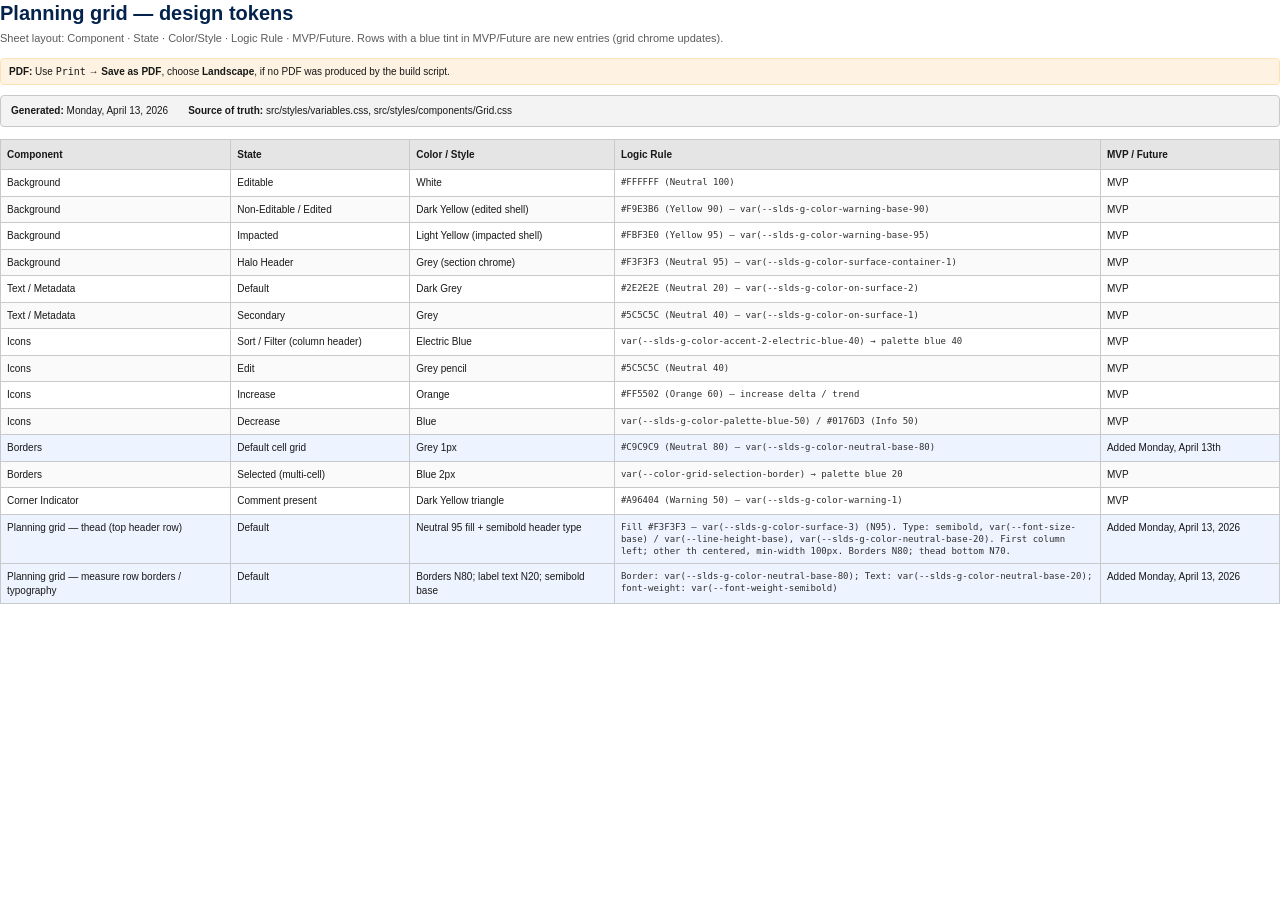
<file: planning-grid-design-tokens.html>
<!DOCTYPE html>
<html lang="en">
<head>
  <meta charset="UTF-8" />
  <meta name="viewport" content="width=device-width, initial-scale=1" />
  <title>Planning Grid — Design Tokens</title>
  <style>
    @page {
      size: A4 landscape;
      margin: 12mm;
    }
    * { box-sizing: border-box; }
    body {
      margin: 0;
      font-family: -apple-system, BlinkMacSystemFont, "Segoe UI", Arial, sans-serif;
      color: #181818;
      background: #fff;
      font-size: 10px;
      line-height: 1.35;
    }
    h1 {
      margin: 0 0 4px;
      font-size: 20px;
      color: #03234d;
    }
    .subtitle {
      color: #5c5c5c;
      margin: 0 0 12px;
      font-size: 11px;
    }
    .print-hint {
      margin: 0 0 10px;
      padding: 6px 8px;
      background: #fef3e2;
      border: 1px solid #f9e3b6;
      border-radius: 4px;
      font-size: 10px;
    }
    @media print {
      .print-hint { display: none; }
    }
    .sheet-meta {
      display: flex;
      flex-wrap: wrap;
      gap: 12px 20px;
      margin-bottom: 12px;
      padding: 8px 10px;
      background: #f3f3f3;
      border: 1px solid #c9c9c9;
      border-radius: 4px;
    }
    table {
      width: 100%;
      border-collapse: collapse;
      table-layout: fixed;
    }
    th {
      background: #e5e5e5;
      color: #181818;
      border: 1px solid #c9c9c9;
      padding: 8px 6px;
      text-align: left;
      font-size: 10px;
      font-weight: 700;
      vertical-align: bottom;
    }
    td {
      border: 1px solid #c9c9c9;
      padding: 6px;
      vertical-align: top;
      word-wrap: break-word;
    }
    tr:nth-child(even) td { background: #fafafa; }
    tr:nth-child(odd) td { background: #fff; }
    tr.new-row td {
      background: #eef4ff !important;
    }
    .mono {
      font-family: ui-monospace, SFMono-Regular, Menlo, monospace;
      font-size: 9px;
      color: #2e2e2e;
    }
    .col-a { width: 18%; }
    .col-b { width: 14%; }
    .col-c { width: 16%; }
    .col-d { width: 38%; }
    .col-e { width: 14%; }
  </style>
</head>
<body>
  <h1>Planning grid — design tokens</h1>
  <p class="subtitle">Sheet layout: Component · State · Color/Style · Logic Rule · MVP/Future. Rows with a blue tint in MVP/Future are new entries (grid chrome updates).</p>
  <p class="print-hint"><strong>PDF:</strong> Use <kbd>Print</kbd> → <strong>Save as PDF</strong>, choose <strong>Landscape</strong>, if no PDF was produced by the build script.</p>
  <div class="sheet-meta">
    <div><strong>Generated:</strong> Monday, April 13, 2026</div>
    <div><strong>Source of truth:</strong> src/styles/variables.css, src/styles/components/Grid.css</div>
  </div>
  <table>
    <thead>
      <tr>
        <th class="col-a">Component</th>
        <th class="col-b">State</th>
        <th class="col-c">Color / Style</th>
        <th class="col-d">Logic Rule</th>
        <th class="col-e">MVP / Future</th>
      </tr>
    </thead>
    <tbody>
      <tr>
        <td>Background</td>
        <td>Editable</td>
        <td>White</td>
        <td class="mono">#FFFFFF (Neutral 100)</td>
        <td>MVP</td>
      </tr>
      <tr>
        <td>Background</td>
        <td>Non-Editable / Edited</td>
        <td>Dark Yellow (edited shell)</td>
        <td class="mono">#F9E3B6 (Yellow 90) — var(--slds-g-color-warning-base-90)</td>
        <td>MVP</td>
      </tr>
      <tr>
        <td>Background</td>
        <td>Impacted</td>
        <td>Light Yellow (impacted shell)</td>
        <td class="mono">#FBF3E0 (Yellow 95) — var(--slds-g-color-warning-base-95)</td>
        <td>MVP</td>
      </tr>
      <tr>
        <td>Background</td>
        <td>Halo Header</td>
        <td>Grey (section chrome)</td>
        <td class="mono">#F3F3F3 (Neutral 95) — var(--slds-g-color-surface-container-1)</td>
        <td>MVP</td>
      </tr>
      <tr>
        <td>Text / Metadata</td>
        <td>Default</td>
        <td>Dark Grey</td>
        <td class="mono">#2E2E2E (Neutral 20) — var(--slds-g-color-on-surface-2)</td>
        <td>MVP</td>
      </tr>
      <tr>
        <td>Text / Metadata</td>
        <td>Secondary</td>
        <td>Grey</td>
        <td class="mono">#5C5C5C (Neutral 40) — var(--slds-g-color-on-surface-1)</td>
        <td>MVP</td>
      </tr>
      <tr>
        <td>Icons</td>
        <td>Sort / Filter (column header)</td>
        <td>Electric Blue</td>
        <td class="mono">var(--slds-g-color-accent-2-electric-blue-40) → palette blue 40</td>
        <td>MVP</td>
      </tr>
      <tr>
        <td>Icons</td>
        <td>Edit</td>
        <td>Grey pencil</td>
        <td class="mono">#5C5C5C (Neutral 40)</td>
        <td>MVP</td>
      </tr>
      <tr>
        <td>Icons</td>
        <td>Increase</td>
        <td>Orange</td>
        <td class="mono">#FF5502 (Orange 60) — increase delta / trend</td>
        <td>MVP</td>
      </tr>
      <tr>
        <td>Icons</td>
        <td>Decrease</td>
        <td>Blue</td>
        <td class="mono">var(--slds-g-color-palette-blue-50) / #0176D3 (Info 50)</td>
        <td>MVP</td>
      </tr>
      <tr class="new-row">
        <td>Borders</td>
        <td>Default cell grid</td>
        <td>Grey 1px</td>
        <td class="mono">#C9C9C9 (Neutral 80) — var(--slds-g-color-neutral-base-80)</td>
        <td>Added Monday, April 13th</td>
      </tr>
      <tr>
        <td>Borders</td>
        <td>Selected (multi-cell)</td>
        <td>Blue 2px</td>
        <td class="mono">var(--color-grid-selection-border) → palette blue 20</td>
        <td>MVP</td>
      </tr>
      <tr>
        <td>Corner Indicator</td>
        <td>Comment present</td>
        <td>Dark Yellow triangle</td>
        <td class="mono">#A96404 (Warning 50) — var(--slds-g-color-warning-1)</td>
        <td>MVP</td>
      </tr>
      <tr class="new-row">
        <td>Planning grid — thead (top header row)</td>
        <td>Default</td>
        <td>Neutral 95 fill + semibold header type</td>
        <td class="mono">Fill #F3F3F3 — var(--slds-g-color-surface-3) (N95). Type: semibold, var(--font-size-base) / var(--line-height-base), var(--slds-g-color-neutral-base-20). First column left; other th centered, min-width 100px. Borders N80; thead bottom N70.</td>
        <td>Added Monday, April 13, 2026</td>
      </tr>
      <tr class="new-row">
        <td>Planning grid — measure row borders / typography</td>
        <td>Default</td>
        <td>Borders N80; label text N20; semibold base</td>
        <td class="mono">Border: var(--slds-g-color-neutral-base-80); Text: var(--slds-g-color-neutral-base-20); font-weight: var(--font-weight-semibold)</td>
        <td>Added Monday, April 13, 2026</td>
      </tr></tbody>
  </table>
</body>
</html>
</file>
